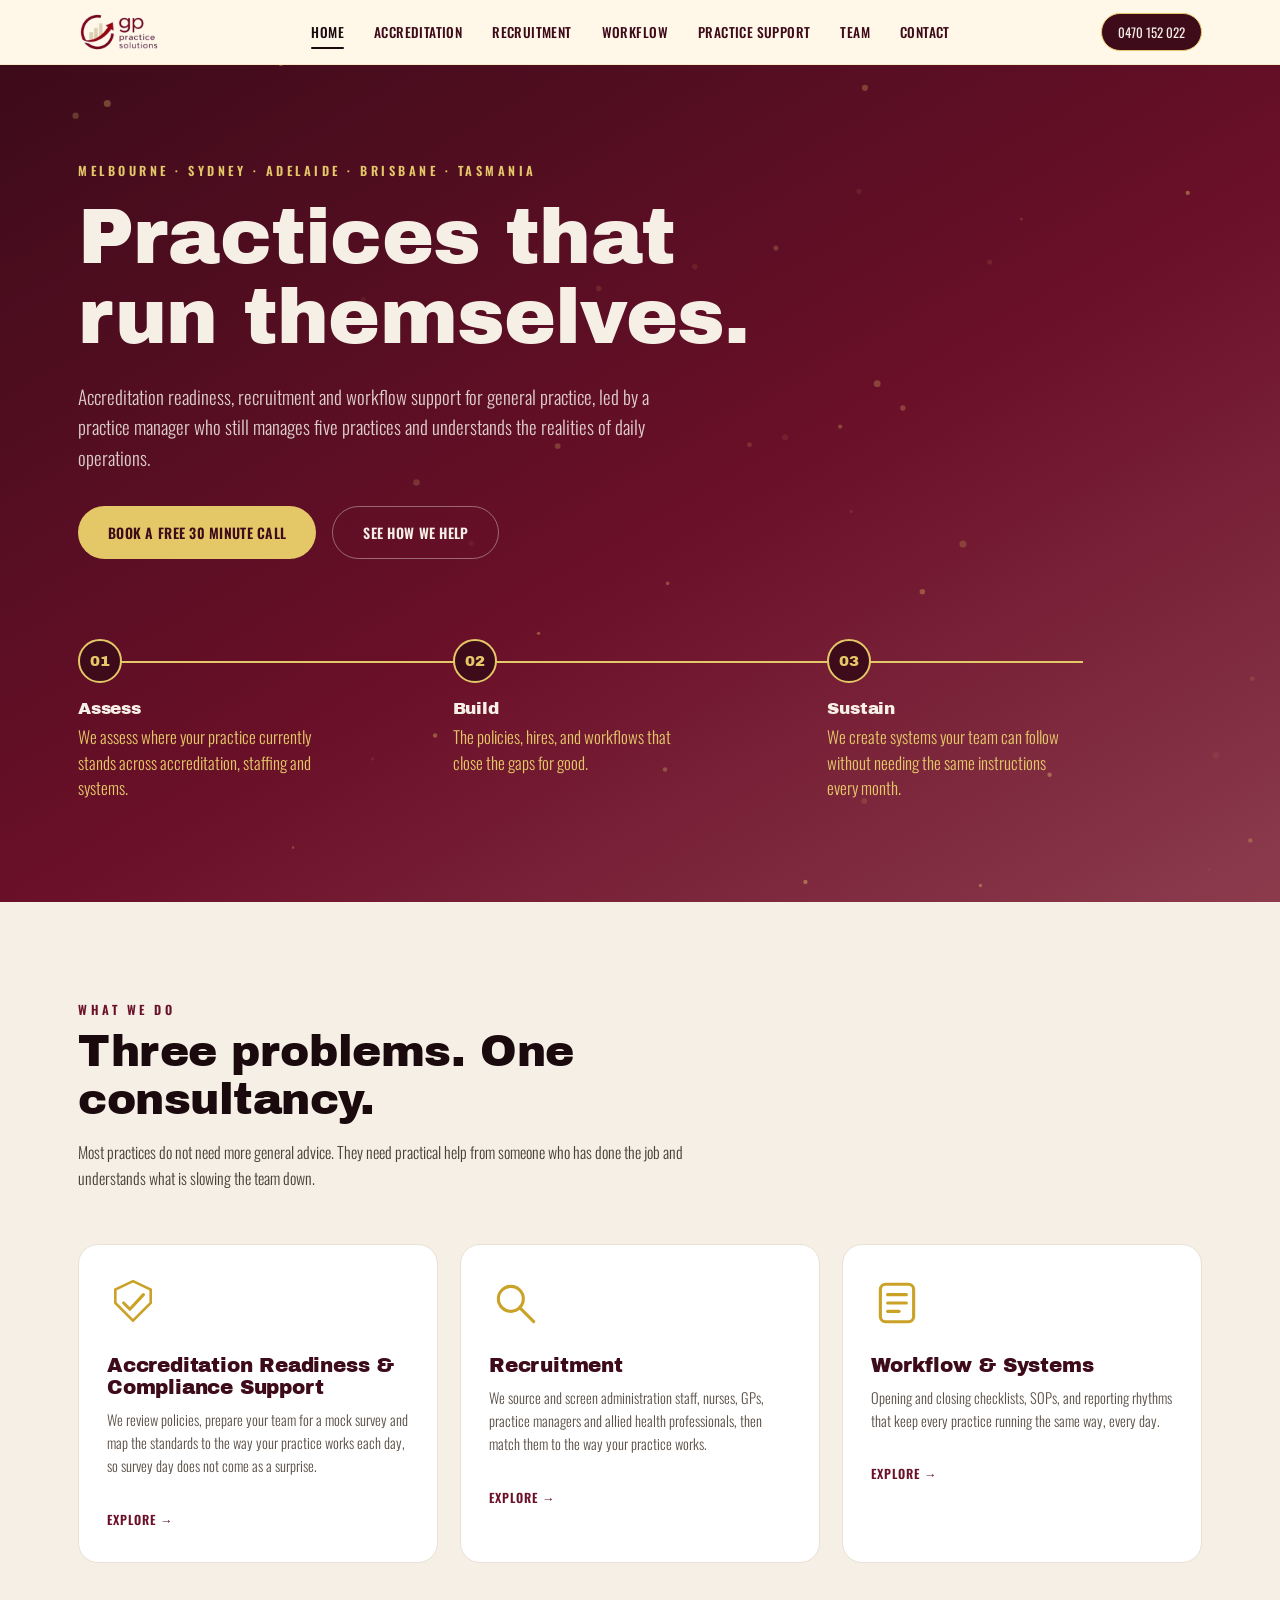
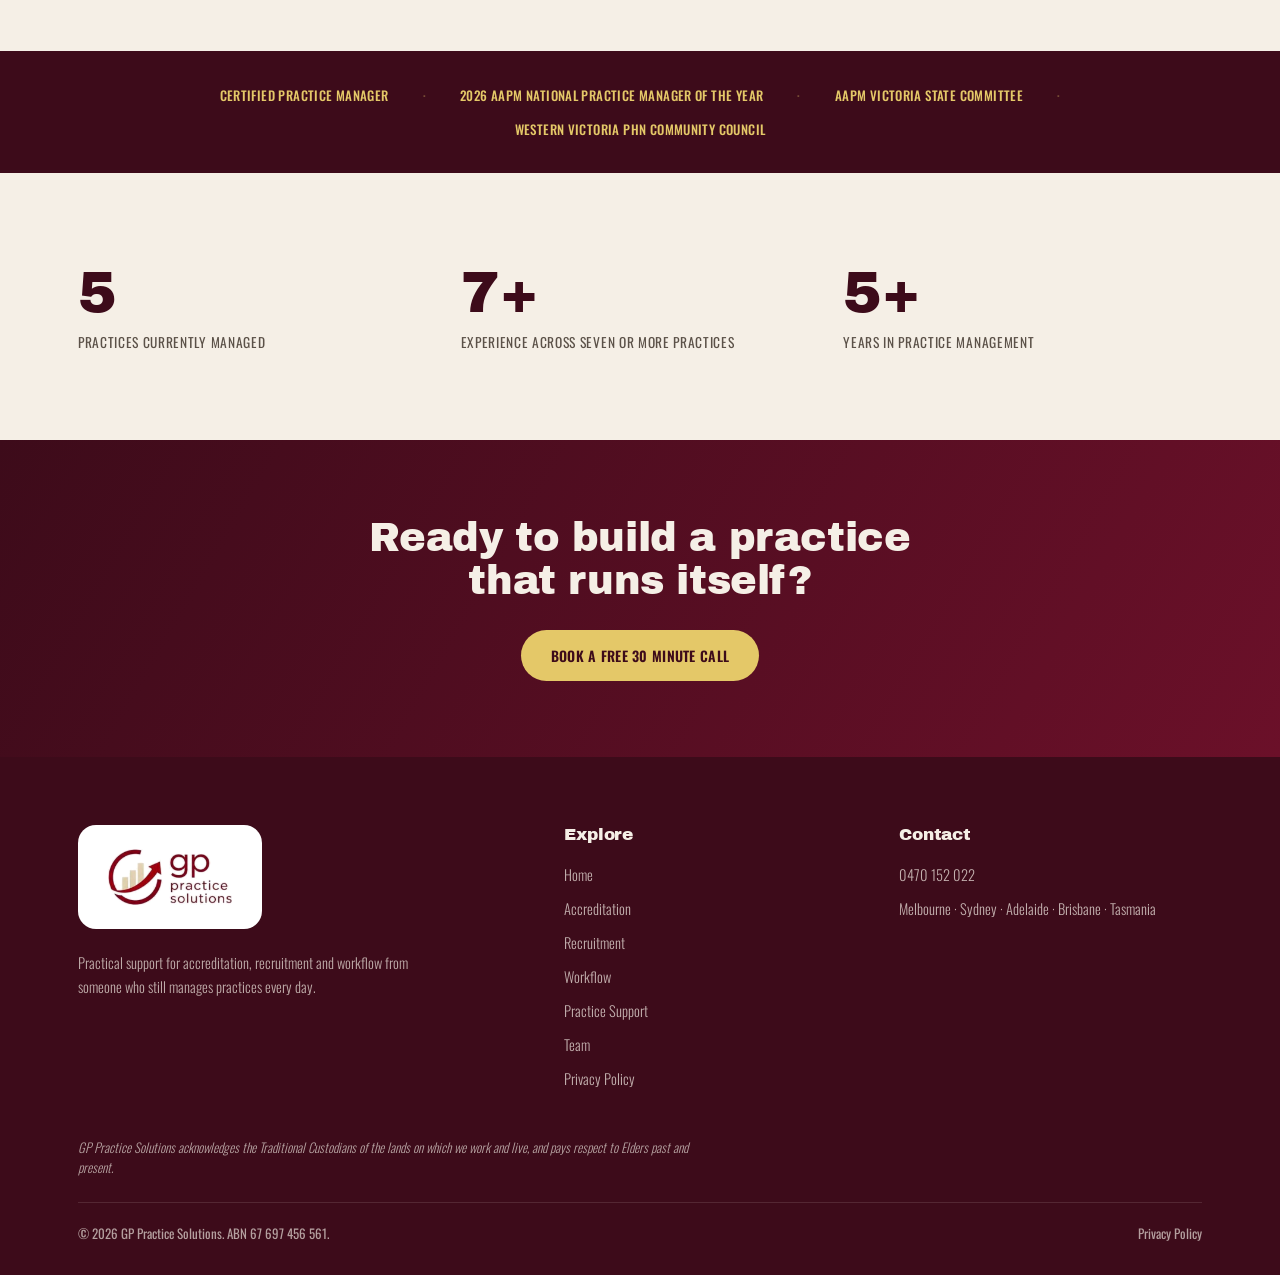
<file: index.html>
<!DOCTYPE html>
<html lang="en-AU">
<head>
<meta charset="UTF-8">
<meta name="viewport" content="width=device-width, initial-scale=1">
<title>GP Practice Solutions | Accreditation, Recruitment &amp; Workflow for General Practice</title>
<meta name="description" content="GP Practice Solutions helps general practices prepare for accreditation, recruit the right people and build reliable workflows. Services are available across Melbourne, Sydney, Adelaide, Brisbane and Tasmania.">
<link rel="canonical" href="https://gppracticesolutions.com.au/index.html">
<meta name="robots" content="index, follow">

<meta property="og:type" content="website">
<meta property="og:title" content="GP Practice Solutions | Accreditation, Recruitment &amp; Workflow for General Practice">
<meta property="og:description" content="Accreditation readiness, recruitment and workflow support led by a practice manager who still manages three general practices.">
<meta property="og:url" content="https://gppracticesolutions.com.au/index.html">
<meta property="og:image" content="https://gppracticesolutions.com.au/images/logo.png">
<meta property="og:locale" content="en_AU">
<meta name="twitter:card" content="summary">

<link rel="icon" href="logo.png" type="image/png">
<link rel="preconnect" href="https://fonts.googleapis.com">
<link rel="preconnect" href="https://fonts.gstatic.com" crossorigin>
<link href="https://fonts.googleapis.com/css2?family=Archivo+Black&family=Oswald:wght@300;400;500;600;700&display=swap" rel="stylesheet">
<link rel="stylesheet" href="style.css">

<script type="application/ld+json">
{
  "@context": "https://schema.org",
  "@type": "ProfessionalService",
  "name": "GP Practice Solutions",
  "url": "https://gppracticesolutions.com.au/",
  "logo": "https://gppracticesolutions.com.au/images/logo.png",
  "telephone": "+61470152022",
  "email": "admin@gppracticesolutions.com.au",
  "areaServed": ["Melbourne", "Sydney", "Adelaide", "Brisbane", "Tasmania"],
  "description": "Accreditation readiness, recruitment, and workflow support for general practice.",
  "founder": {
    "@type": "Person",
    "name": "Keshav Dhawan",
    "jobTitle": "Certified Practice Manager"
  }
}
</script>
</head>
<body data-page="index">

<div id="pageLoader" aria-hidden="true">
  <img src="logo.png" alt="" width="96" height="47">
  <div class="loader-bar"></div>
</div>

<div id="siteHeader"></div>

<main>

  <div class="hero">
    <canvas id="particles"></canvas>
    <div class="hero-inner">
      <div class="eyebrow">Melbourne · Sydney · Adelaide · Brisbane · Tasmania</div>
      <h1>
        <span class="line"><span>Practices that</span></span>
        <span class="line"><span>run themselves.</span></span>
      </h1>
      <p class="sub">Accreditation readiness, recruitment and workflow support for general practice, led by a practice manager who still manages five practices and understands the realities of daily operations.</p>
      <div class="hero-ctas">
        <a class="btn btn-primary" href="contact.html">Book a free 30 minute call</a>
        <a class="btn btn-ghost" href="accreditation.html">See how we help</a>
      </div>

      <div class="journey" id="journeyWrap">
        <div class="journey-track">
          <div class="journey-line"><div class="journey-line-fill" id="journeyFill"></div></div>
          <div class="journey-node">
            <div class="journey-dot">01</div>
            <h3>Assess</h3>
            <p>We assess where your practice currently stands across accreditation, staffing and systems.</p>
          </div>
          <div class="journey-node">
            <div class="journey-dot">02</div>
            <h3>Build</h3>
            <p>The policies, hires, and workflows that close the gaps for good.</p>
          </div>
          <div class="journey-node">
            <div class="journey-dot">03</div>
            <h3>Sustain</h3>
            <p>We create systems your team can follow without needing the same instructions every month.</p>
          </div>
        </div>
      </div>
    </div>
  </div>

  <section>
    <div class="wrap">
      <div class="section-head reveal">
        <div class="eyebrow">What we do</div>
        <h2>Three problems. One consultancy.</h2>
        <p>Most practices do not need more general advice. They need practical help from someone who has done the job and understands what is slowing the team down.</p>
      </div>
      <div class="pillars">
        <div class="pillar-card reveal">
          <svg class="pillar-icon" viewBox="0 0 100 100" fill="none" aria-hidden="true"><path d="M50 8 L84 24 L84 50 L50 84 L16 50 L16 24 Z" stroke="#C9A227" stroke-width="5"/><path d="M32 50 L44 62 L70 34" stroke="#C9A227" stroke-width="6" stroke-linecap="round" stroke-linejoin="round"/></svg>
          <h3>Accreditation Readiness &amp; Compliance Support</h3>
          <p>We review policies, prepare your team for a mock survey and map the standards to the way your practice works each day, so survey day does not come as a surprise.</p>
          <a class="go" href="accreditation.html">Explore →</a>
        </div>
        <div class="pillar-card reveal">
          <svg class="pillar-icon" viewBox="0 0 100 100" fill="none" aria-hidden="true"><circle cx="42" cy="42" r="24" stroke="#C9A227" stroke-width="6"/><line x1="60" y1="60" x2="86" y2="86" stroke="#C9A227" stroke-width="6" stroke-linecap="round"/></svg>
          <h3>Recruitment</h3>
          <p>We source and screen administration staff, nurses, GPs, practice managers and allied health professionals, then match them to the way your practice works.</p>
          <a class="go" href="recruitment.html">Explore →</a>
        </div>
        <div class="pillar-card reveal">
          <svg class="pillar-icon" viewBox="0 0 100 100" fill="none" aria-hidden="true"><rect x="18" y="14" width="64" height="72" rx="10" stroke="#C9A227" stroke-width="6"/><line x1="32" y1="34" x2="68" y2="34" stroke="#C9A227" stroke-width="6" stroke-linecap="round"/><line x1="32" y1="50" x2="68" y2="50" stroke="#C9A227" stroke-width="6" stroke-linecap="round"/><line x1="32" y1="66" x2="54" y2="66" stroke="#C9A227" stroke-width="6" stroke-linecap="round"/></svg>
          <h3>Workflow &amp; Systems</h3>
          <p>Opening and closing checklists, SOPs, and reporting rhythms that keep every practice running the same way, every day.</p>
          <a class="go" href="workflow.html">Explore →</a>
        </div>
      </div>
    </div>
  </section>

  <div class="ribbon">
    <div class="wrap ribbon-inner">
      <span>Certified Practice Manager</span><span class="ribbon-dot">·</span>
      <span>2026 AAPM National Practice Manager of the Year</span><span class="ribbon-dot">·</span>
      <span>AAPM Victoria State Committee</span><span class="ribbon-dot">·</span>
      <span>Western Victoria PHN Community Council</span>
    </div>
  </div>

  <section>
    <div class="wrap">
      <div class="stats">
        <div class="reveal">
          <div class="stat-num">5</div>
          <div class="stat-label">Practices currently managed</div>
        </div>
        <div class="reveal">
          <div class="stat-num">7+</div>
          <div class="stat-label">Experience across seven or more practices</div>
        </div>
        <div class="reveal">
          <div class="stat-num">5+</div>
          <div class="stat-label">Years in practice management</div>
        </div>
      </div>
    </div>
  </section>

  <div class="cta-band">
    <div class="wrap">
      <h2 class="reveal">Ready to build a practice that runs itself?</h2>
      <a class="btn btn-primary reveal" href="contact.html">Book a free 30 minute call</a>
    </div>
  </div>

</main>

<div id="siteFooter"></div>

<script src="include.js"></script>
<script src="main.js"></script>
</body>
</html>
</file>
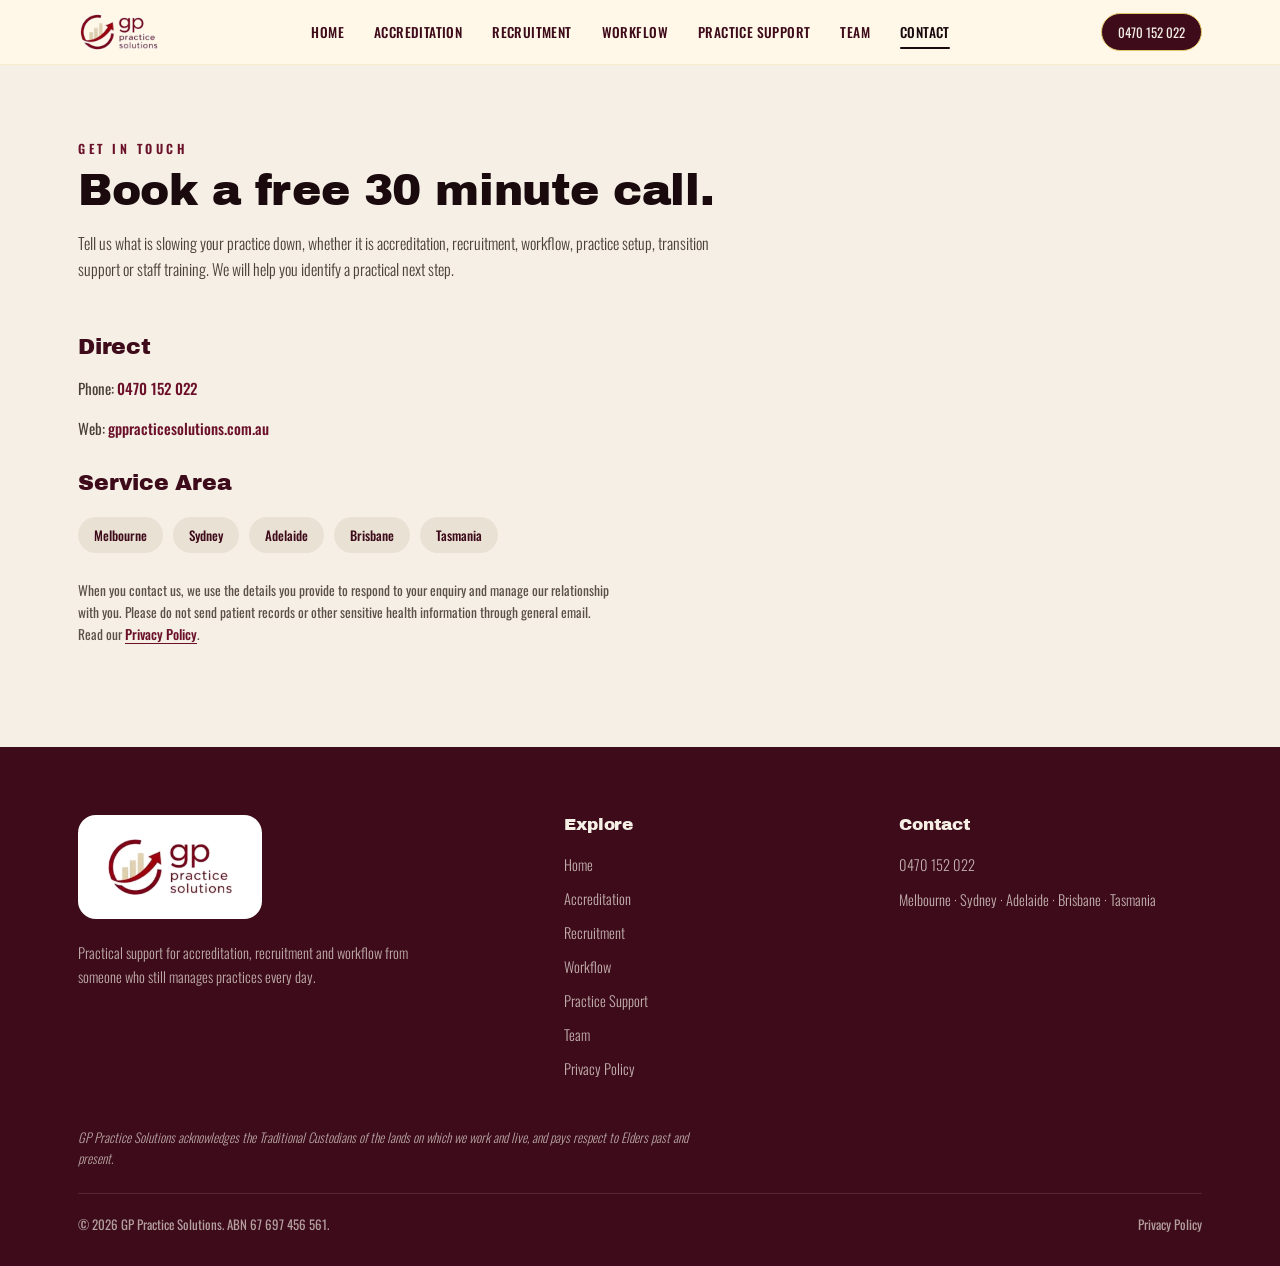
<file: contact.html>
<!DOCTYPE html>
<html lang="en-AU">
<head>
<meta charset="UTF-8">
<meta name="viewport" content="width=device-width, initial-scale=1">
<title>Contact Us | GP Practice Solutions</title>
<meta name="description" content="Book a free 30 minute call with GP Practice Solutions for accreditation, recruitment, workflow, practice setup and staff training support across Melbourne, Sydney, Adelaide, Brisbane and Tasmania.">
<link rel="canonical" href="https://gppracticesolutions.com.au/contact.html">
<meta name="robots" content="index, follow">

<meta property="og:type" content="website">
<meta property="og:title" content="Contact Us | GP Practice Solutions">
<meta property="og:description" content="Book a free 30 minute call to discuss accreditation, recruitment, workflow, practice setup, transition support or staff training.">
<meta property="og:url" content="https://gppracticesolutions.com.au/contact.html">
<meta property="og:image" content="https://gppracticesolutions.com.au/images/logo.png">
<meta property="og:locale" content="en_AU">
<meta name="twitter:card" content="summary">

<link rel="icon" href="logo.png" type="image/png">
<link rel="preconnect" href="https://fonts.googleapis.com">
<link rel="preconnect" href="https://fonts.gstatic.com" crossorigin>
<link href="https://fonts.googleapis.com/css2?family=Archivo+Black&family=Oswald:wght@300;400;500;600;700&display=swap" rel="stylesheet">
<link rel="stylesheet" href="style.css">

<script type="application/ld+json">
{
  "@context": "https://schema.org",
  "@type": "ProfessionalService",
  "name": "GP Practice Solutions",
  "telephone": "+61470152022",
  "email": "admin@gppracticesolutions.com.au",
  "url": "https://gppracticesolutions.com.au/contact.html",
  "areaServed": ["Melbourne", "Sydney", "Adelaide", "Brisbane", "Tasmania"]
}
</script>
</head>
<body data-page="contact">

<div id="pageLoader" aria-hidden="true">
  <img src="logo.png" alt="" width="96" height="47">
  <div class="loader-bar"></div>
</div>

<div id="siteHeader"></div>

<main>
  <section style="padding-top:64px;">
    <div class="wrap">
      <div class="section-head reveal">
        <div class="eyebrow">Get in touch</div>
        <h1 style="font-size:clamp(28px, 4vw, 44px);">Book a free 30 minute call.</h1>
        <p>Tell us what is slowing your practice down, whether it is accreditation, recruitment, workflow, practice setup, transition support or staff training. We will help you identify a practical next step.</p>
      </div>
      <div class="contact-grid">
        <div class="contact-info reveal">
          <h2>Direct</h2>
          <p class="contact-line">Phone: <a href="tel:+61470152022">0470 152 022</a></p>
          <!-- <p class="contact-line">Email: <a href="mailto:admin@gppracticesolutions.com.au">admin@gppracticesolutions.com.au</a></p> -->
          <p class="contact-line">Web: <a href="https://gppracticesolutions.com.au">gppracticesolutions.com.au</a></p>
          <h2 style="margin-top:32px;">Service Area</h2>
          <div class="area-chips">
            <span>Melbourne</span><span>Sydney</span><span>Adelaide</span><span>Brisbane</span><span>Tasmania</span>
          </div>
          <p class="privacy-note">When you contact us, we use the details you provide to respond to your enquiry and manage our relationship with you. Please do not send patient records or other sensitive health information through general email. Read our <a href="privacy.html">Privacy Policy</a>.</p>
        </div>
        <!-- <form class="contact-form reveal" onsubmit="return handleSubmit(event)">
          <label for="cname">Name</label>
          <input id="cname" name="name" type="text" required placeholder="Your name">
          <label for="cemail">Email</label>
          <input id="cemail" name="email" type="email" required placeholder="you@practice.com.au">
          <label for="cmsg">What's going on?</label>
          <textarea id="cmsg" name="message" rows="4" placeholder="Tell us a bit about your practice"></textarea>
          <button type="submit" class="btn btn-primary" style="margin-top:6px; align-self:flex-start;">Send enquiry</button>
          <p id="formNote" style="font-size:13px; color:#5b5148; display:none;">Thank you. We will be in touch shortly. Connect this form to your email service before the website goes live.</p>
        </form> -->
      </div>
    </div>
  </section>
</main>

<div id="siteFooter"></div>

<script src="include.js"></script>
<script src="main.js"></script>
</body>
</html>
</file>
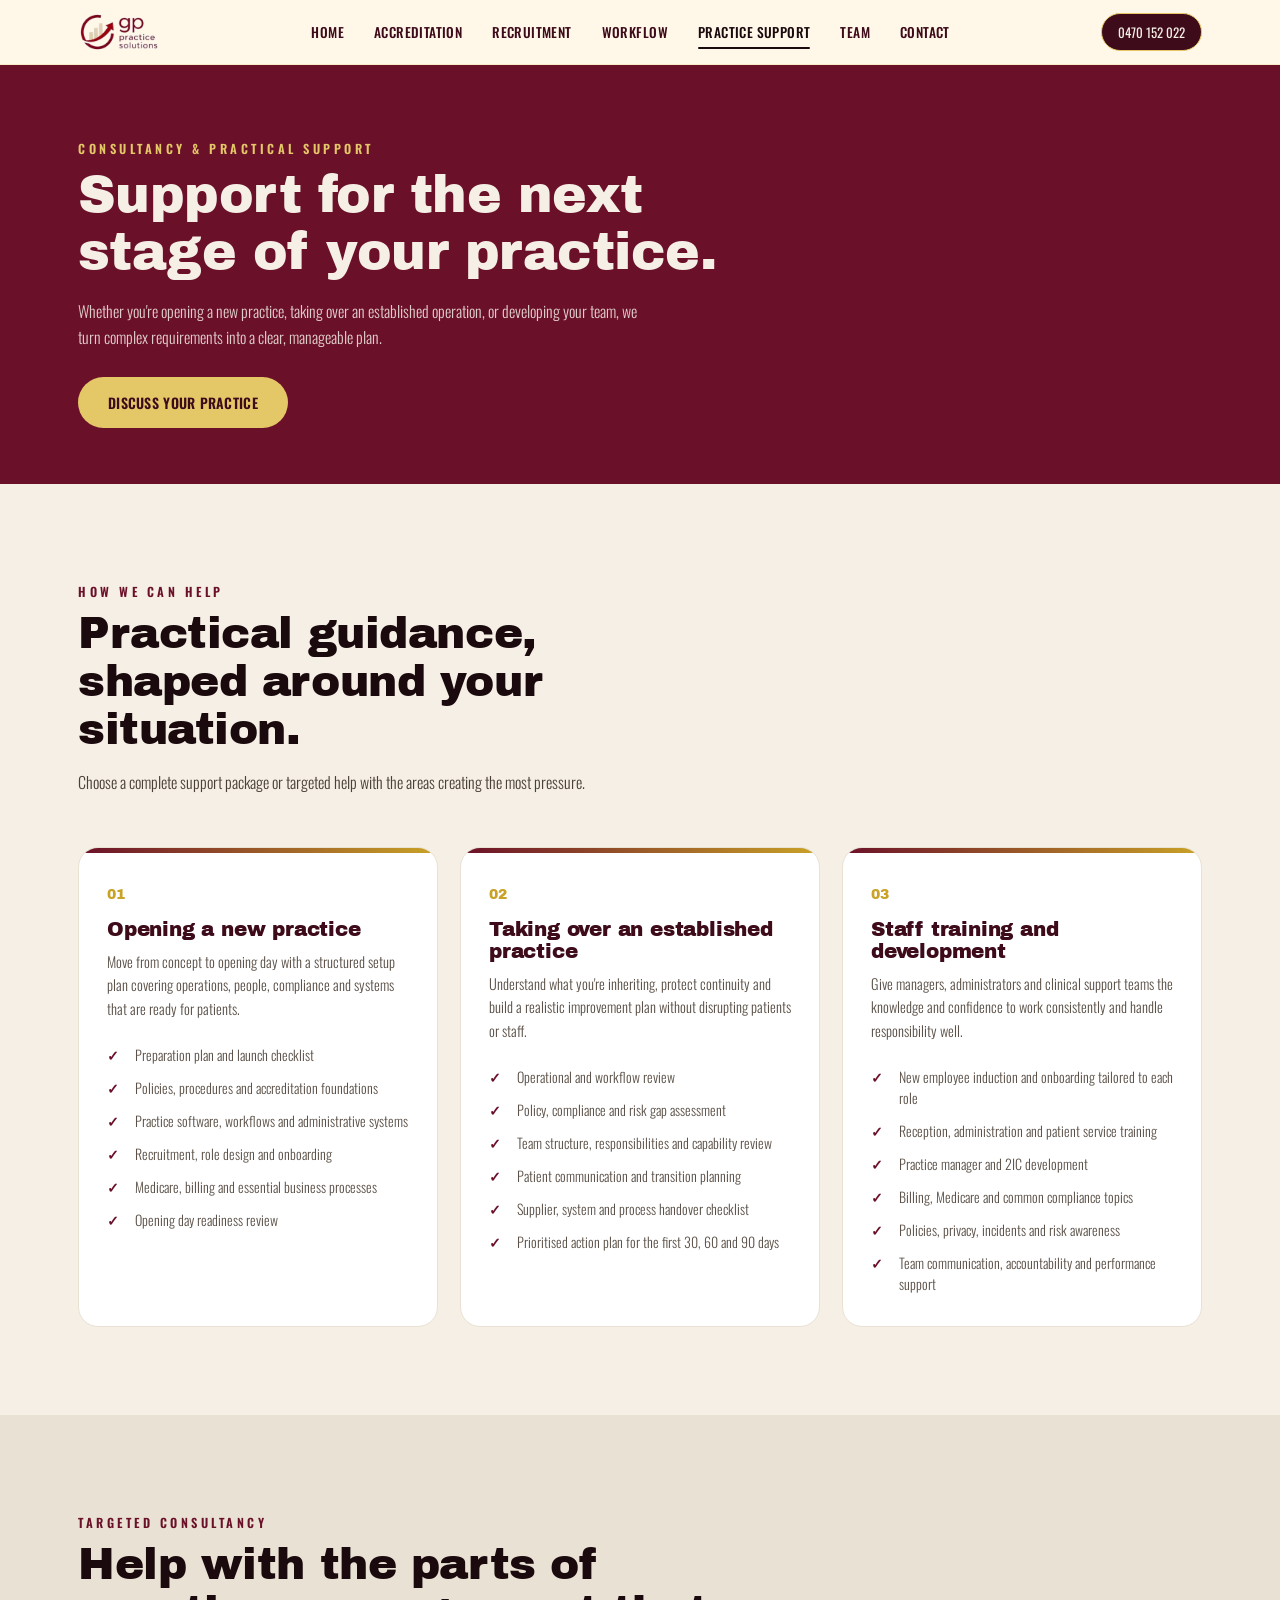
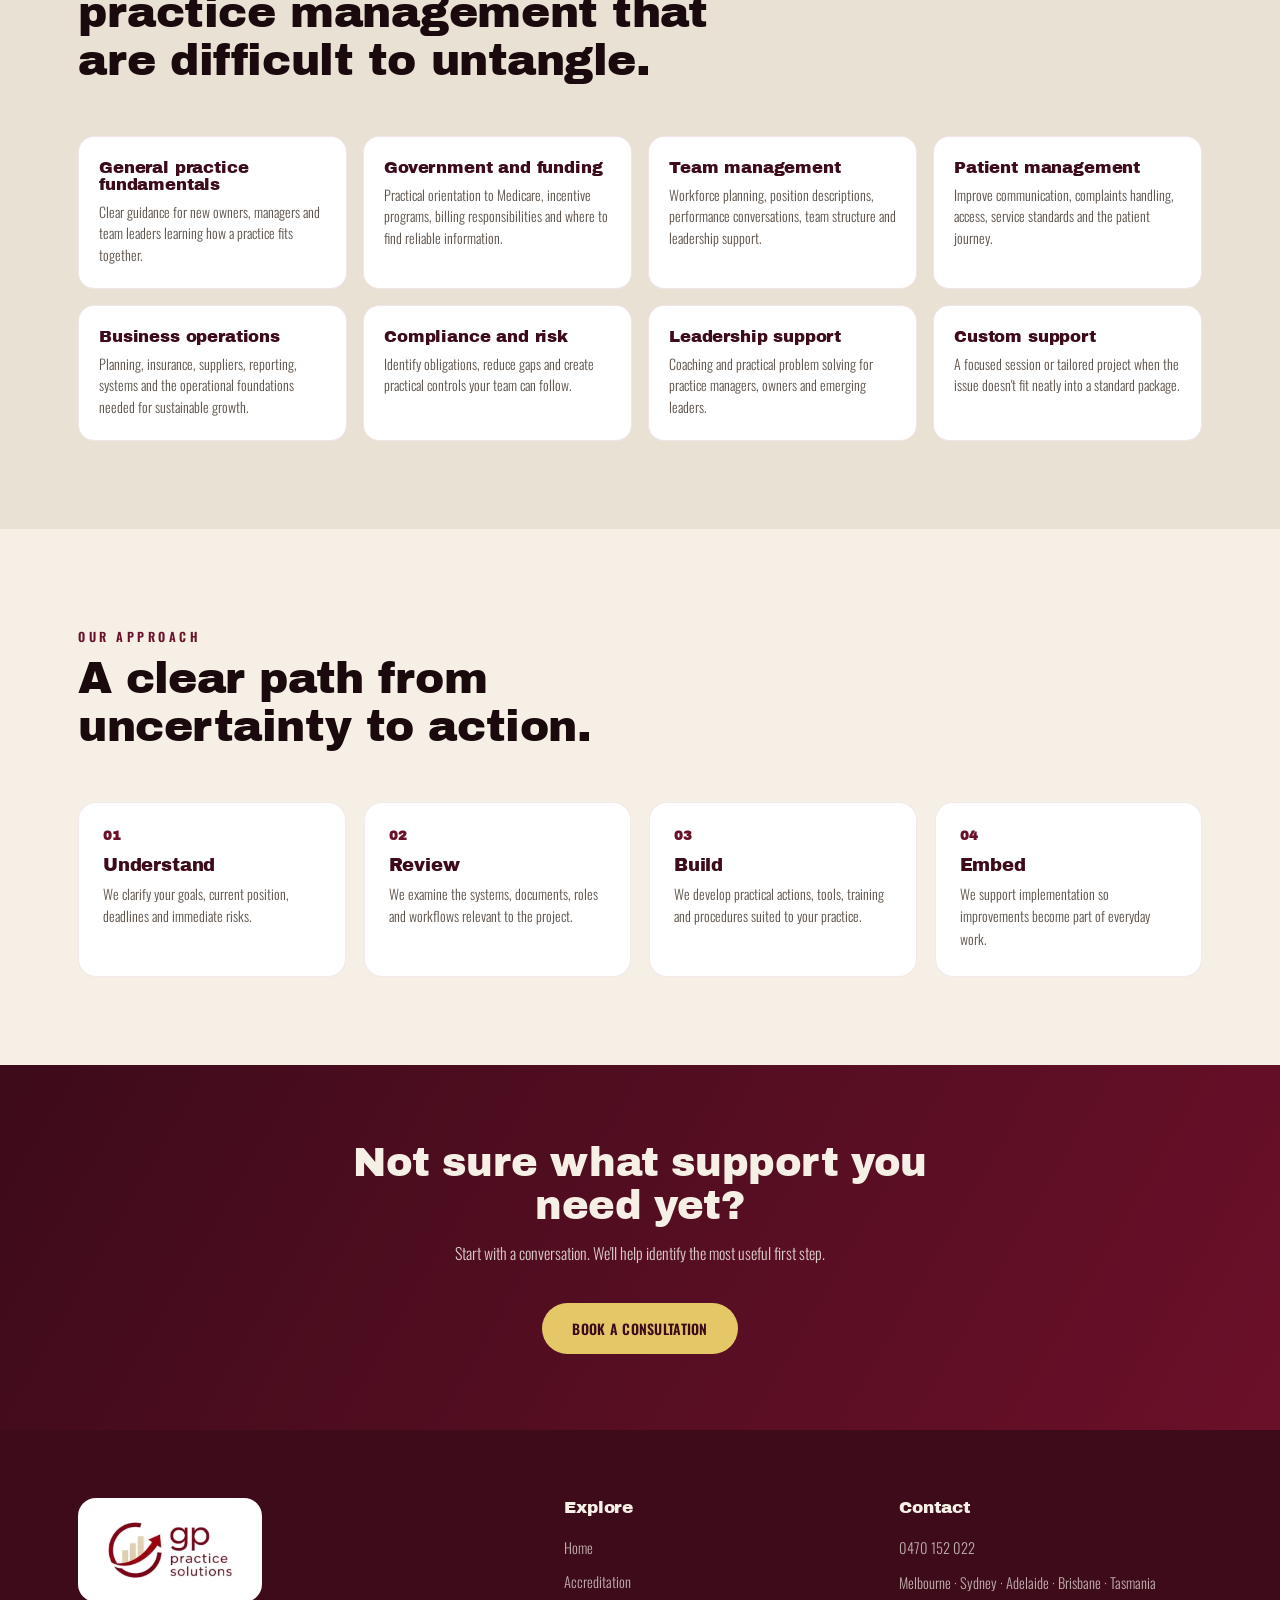
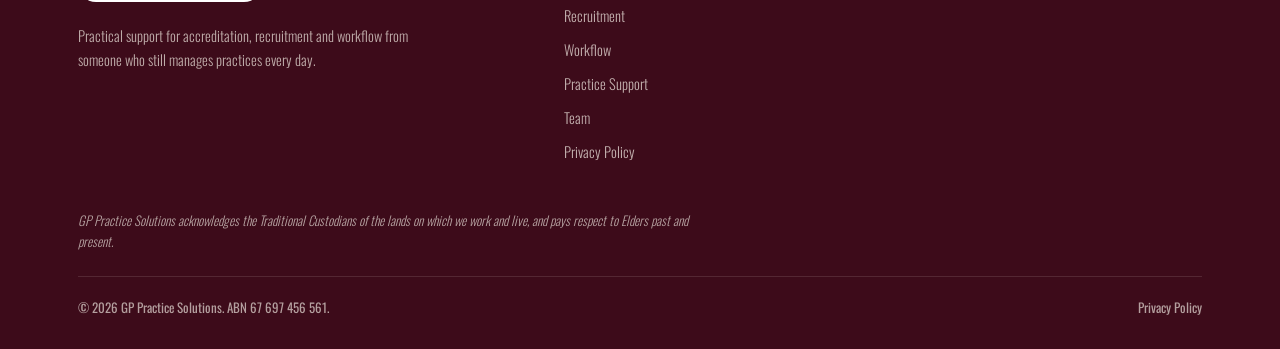
<file: practice-support.html>
<!DOCTYPE html>
<html lang="en-AU">
<head>
<meta charset="UTF-8">
<meta name="viewport" content="width=device-width, initial-scale=1">
<title>Practice Setup, Transition &amp; Staff Training | GP Practice Solutions</title>
<meta name="description" content="Practical support for opening a new general practice, taking over an established practice, training staff and improving practice management systems.">
<link rel="canonical" href="https://gppracticesolutions.com.au/practice-support.html">
<meta name="robots" content="index, follow">

<meta property="og:type" content="website">
<meta property="og:title" content="Practice Setup, Transition &amp; Staff Training | GP Practice Solutions">
<meta property="og:description" content="Practical guidance for new practice setup, ownership transitions, staff training and practice management support.">
<meta property="og:url" content="https://gppracticesolutions.com.au/practice-support.html">
<meta property="og:image" content="https://gppracticesolutions.com.au/images/logo.png">
<meta property="og:locale" content="en_AU">
<meta name="twitter:card" content="summary">

<link rel="icon" href="logo.png" type="image/png">
<link rel="preconnect" href="https://fonts.googleapis.com">
<link rel="preconnect" href="https://fonts.gstatic.com" crossorigin>
<link href="https://fonts.googleapis.com/css2?family=Archivo+Black&family=Oswald:wght@300;400;500;600;700&display=swap" rel="stylesheet">
<link rel="stylesheet" href="style.css">

<script type="application/ld+json">
{
  "@context": "https://schema.org",
  "@type": "Service",
  "name": "Practice Setup, Transition and Staff Training",
  "provider": { "@type": "ProfessionalService", "name": "GP Practice Solutions" },
  "areaServed": ["Melbourne", "Sydney", "Adelaide", "Brisbane", "Tasmania"],
  "serviceType": ["New practice setup", "Established practice transition", "Staff training", "Practice management support"]
}
</script>
</head>
<body data-page="practice-support">

<div id="pageLoader" aria-hidden="true">
  <img src="logo.png" alt="" width="96" height="47">
  <div class="loader-bar"></div>
</div>

<div id="siteHeader"></div>

<main>
  <div class="detail-hero">
    <div class="wrap">
      <div class="eyebrow">Consultancy &amp; practical support</div>
      <h1>Support for the next stage of your practice.</h1>
      <p>Whether you're opening a new practice, taking over an established operation, or developing your team, we turn complex requirements into a clear, manageable plan.</p>
      <div class="hero-actions"><a class="btn btn-primary" href="contact.html">Discuss your practice</a></div>
    </div>
  </div>

  <section>
    <div class="wrap">
      <div class="section-head reveal">
        <div class="eyebrow">How we can help</div>
        <h2>Practical guidance, shaped around your situation.</h2>
        <p>Choose a complete support package or targeted help with the areas creating the most pressure.</p>
      </div>
      <div class="grid-3">
        <article class="card service-path reveal">
          <span class="card-number">01</span>
          <h3>Opening a new practice</h3>
          <p>Move from concept to opening day with a structured setup plan covering operations, people, compliance and systems that are ready for patients.</p>
          <ul class="check-list">
            <li>Preparation plan and launch checklist</li>
            <li>Policies, procedures and accreditation foundations</li>
            <li>Practice software, workflows and administrative systems</li>
            <li>Recruitment, role design and onboarding</li>
            <li>Medicare, billing and essential business processes</li>
            <li>Opening day readiness review</li>
          </ul>
        </article>

        <article class="card service-path reveal">
          <span class="card-number">02</span>
          <h3>Taking over an established practice</h3>
          <p>Understand what you're inheriting, protect continuity and build a realistic improvement plan without disrupting patients or staff.</p>
          <ul class="check-list">
            <li>Operational and workflow review</li>
            <li>Policy, compliance and risk gap assessment</li>
            <li>Team structure, responsibilities and capability review</li>
            <li>Patient communication and transition planning</li>
            <li>Supplier, system and process handover checklist</li>
            <li>Prioritised action plan for the first 30, 60 and 90 days</li>
          </ul>
        </article>

        <article class="card service-path reveal">
          <span class="card-number">03</span>
          <h3>Staff training and development</h3>
          <p>Give managers, administrators and clinical support teams the knowledge and confidence to work consistently and handle responsibility well.</p>
          <ul class="check-list">
            <li>New employee induction and onboarding tailored to each role</li>
            <li>Reception, administration and patient service training</li>
            <li>Practice manager and 2IC development</li>
            <li>Billing, Medicare and common compliance topics</li>
            <li>Policies, privacy, incidents and risk awareness</li>
            <li>Team communication, accountability and performance support</li>
          </ul>
        </article>
      </div>
    </div>
  </section>

  <section class="alt">
    <div class="wrap">
      <div class="section-head reveal">
        <div class="eyebrow">Targeted consultancy</div>
        <h2>Help with the parts of practice management that are difficult to untangle.</h2>
      </div>
      <div class="support-strip">
        <article class="support-item reveal"><h3>General practice fundamentals</h3><p>Clear guidance for new owners, managers and team leaders learning how a practice fits together.</p></article>
        <article class="support-item reveal"><h3>Government and funding</h3><p>Practical orientation to Medicare, incentive programs, billing responsibilities and where to find reliable information.</p></article>
        <article class="support-item reveal"><h3>Team management</h3><p>Workforce planning, position descriptions, performance conversations, team structure and leadership support.</p></article>
        <article class="support-item reveal"><h3>Patient management</h3><p>Improve communication, complaints handling, access, service standards and the patient journey.</p></article>
        <article class="support-item reveal"><h3>Business operations</h3><p>Planning, insurance, suppliers, reporting, systems and the operational foundations needed for sustainable growth.</p></article>
        <article class="support-item reveal"><h3>Compliance and risk</h3><p>Identify obligations, reduce gaps and create practical controls your team can follow.</p></article>
        <article class="support-item reveal"><h3>Leadership support</h3><p>Coaching and practical problem solving for practice managers, owners and emerging leaders.</p></article>
        <article class="support-item reveal"><h3>Custom support</h3><p>A focused session or tailored project when the issue doesn't fit neatly into a standard package.</p></article>
      </div>
    </div>
  </section>

  <section>
    <div class="wrap">
      <div class="section-head reveal">
        <div class="eyebrow">Our approach</div>
        <h2>A clear path from uncertainty to action.</h2>
      </div>
      <div class="process-grid">
        <article class="process-step reveal"><h3>Understand</h3><p>We clarify your goals, current position, deadlines and immediate risks.</p></article>
        <article class="process-step reveal"><h3>Review</h3><p>We examine the systems, documents, roles and workflows relevant to the project.</p></article>
        <article class="process-step reveal"><h3>Build</h3><p>We develop practical actions, tools, training and procedures suited to your practice.</p></article>
        <article class="process-step reveal"><h3>Embed</h3><p>We support implementation so improvements become part of everyday work.</p></article>
      </div>
    </div>
  </section>

  <div class="cta-band">
    <div class="wrap">
      <h2 class="reveal">Not sure what support you need yet?</h2>
      <p class="reveal" style="margin-top:14px; color:rgba(245,239,230,0.85); font-weight:300;">Start with a conversation. We'll help identify the most useful first step.</p>
      <a class="btn btn-primary reveal" href="contact.html" style="margin-top:22px;">Book a consultation</a>
    </div>
  </div>
</main>

<div id="siteFooter"></div>

<script src="include.js"></script>
<script src="main.js"></script>
</body>
</html>
</file>
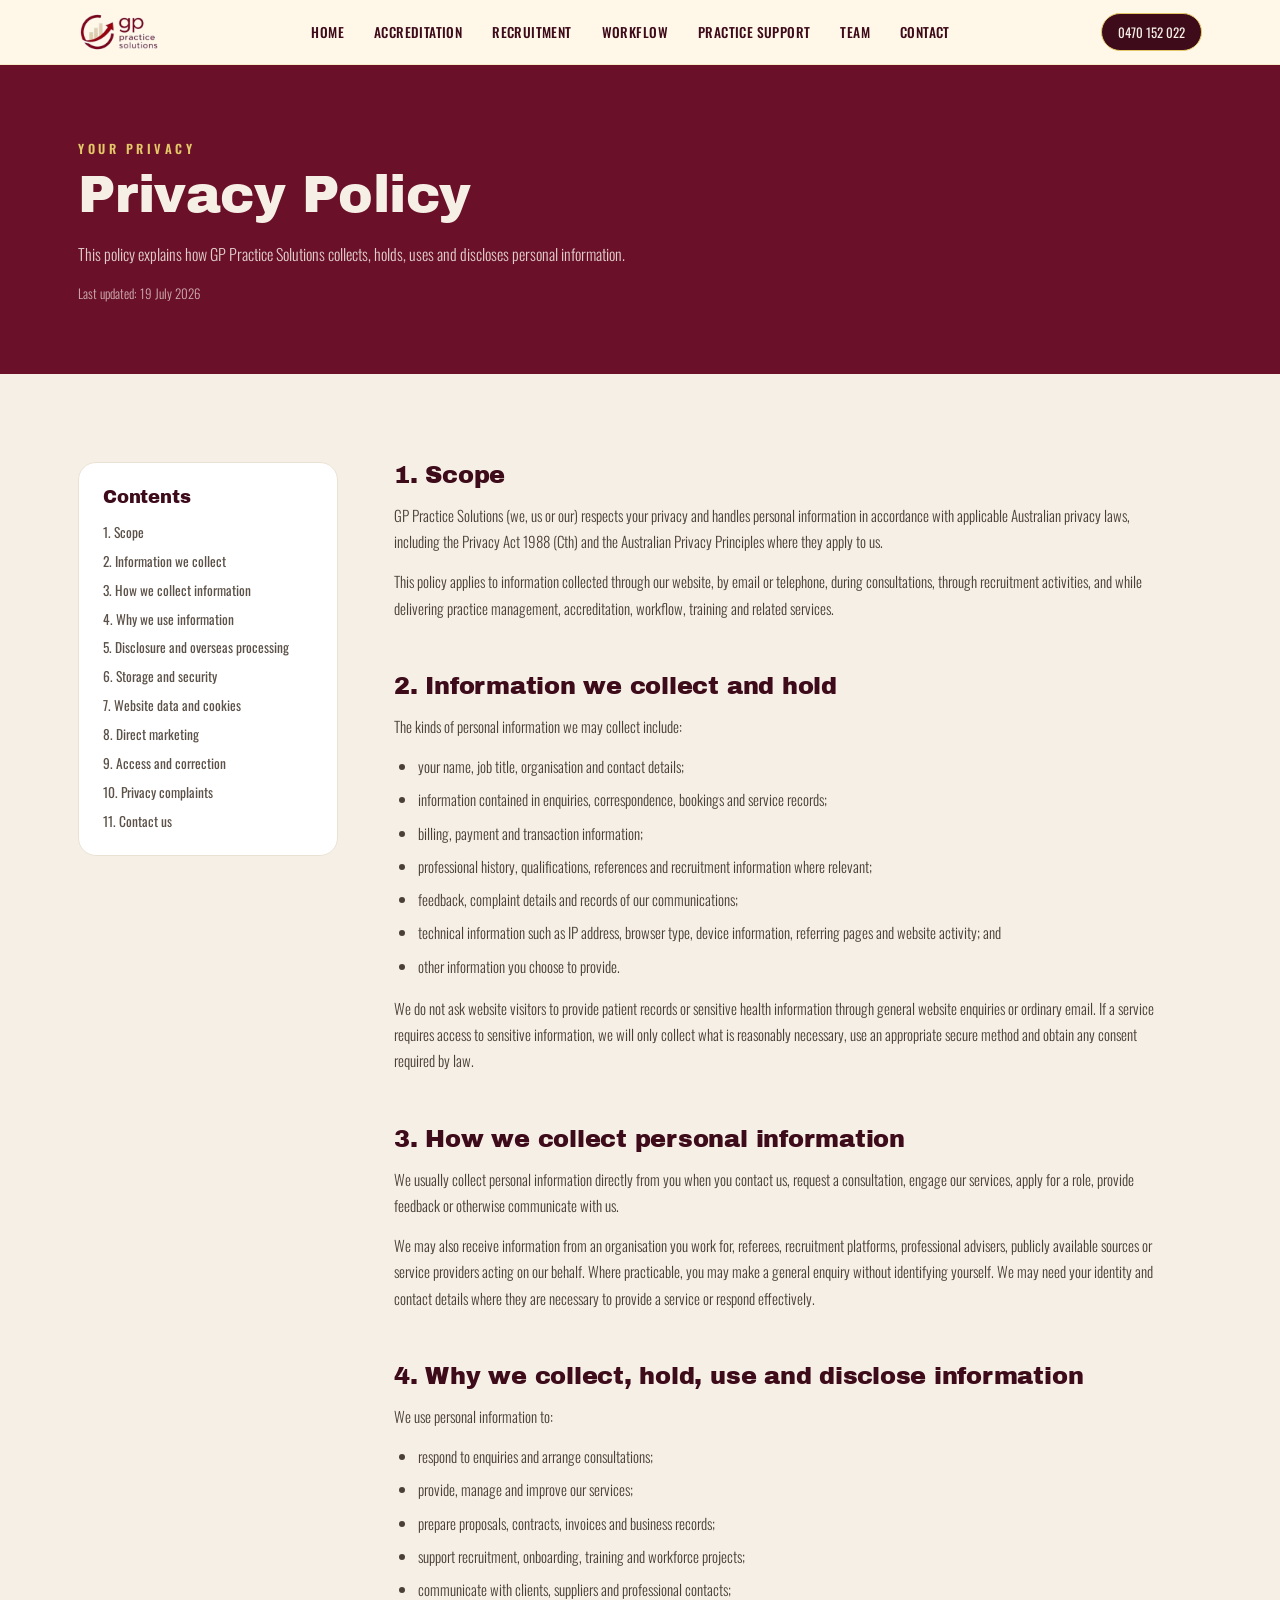
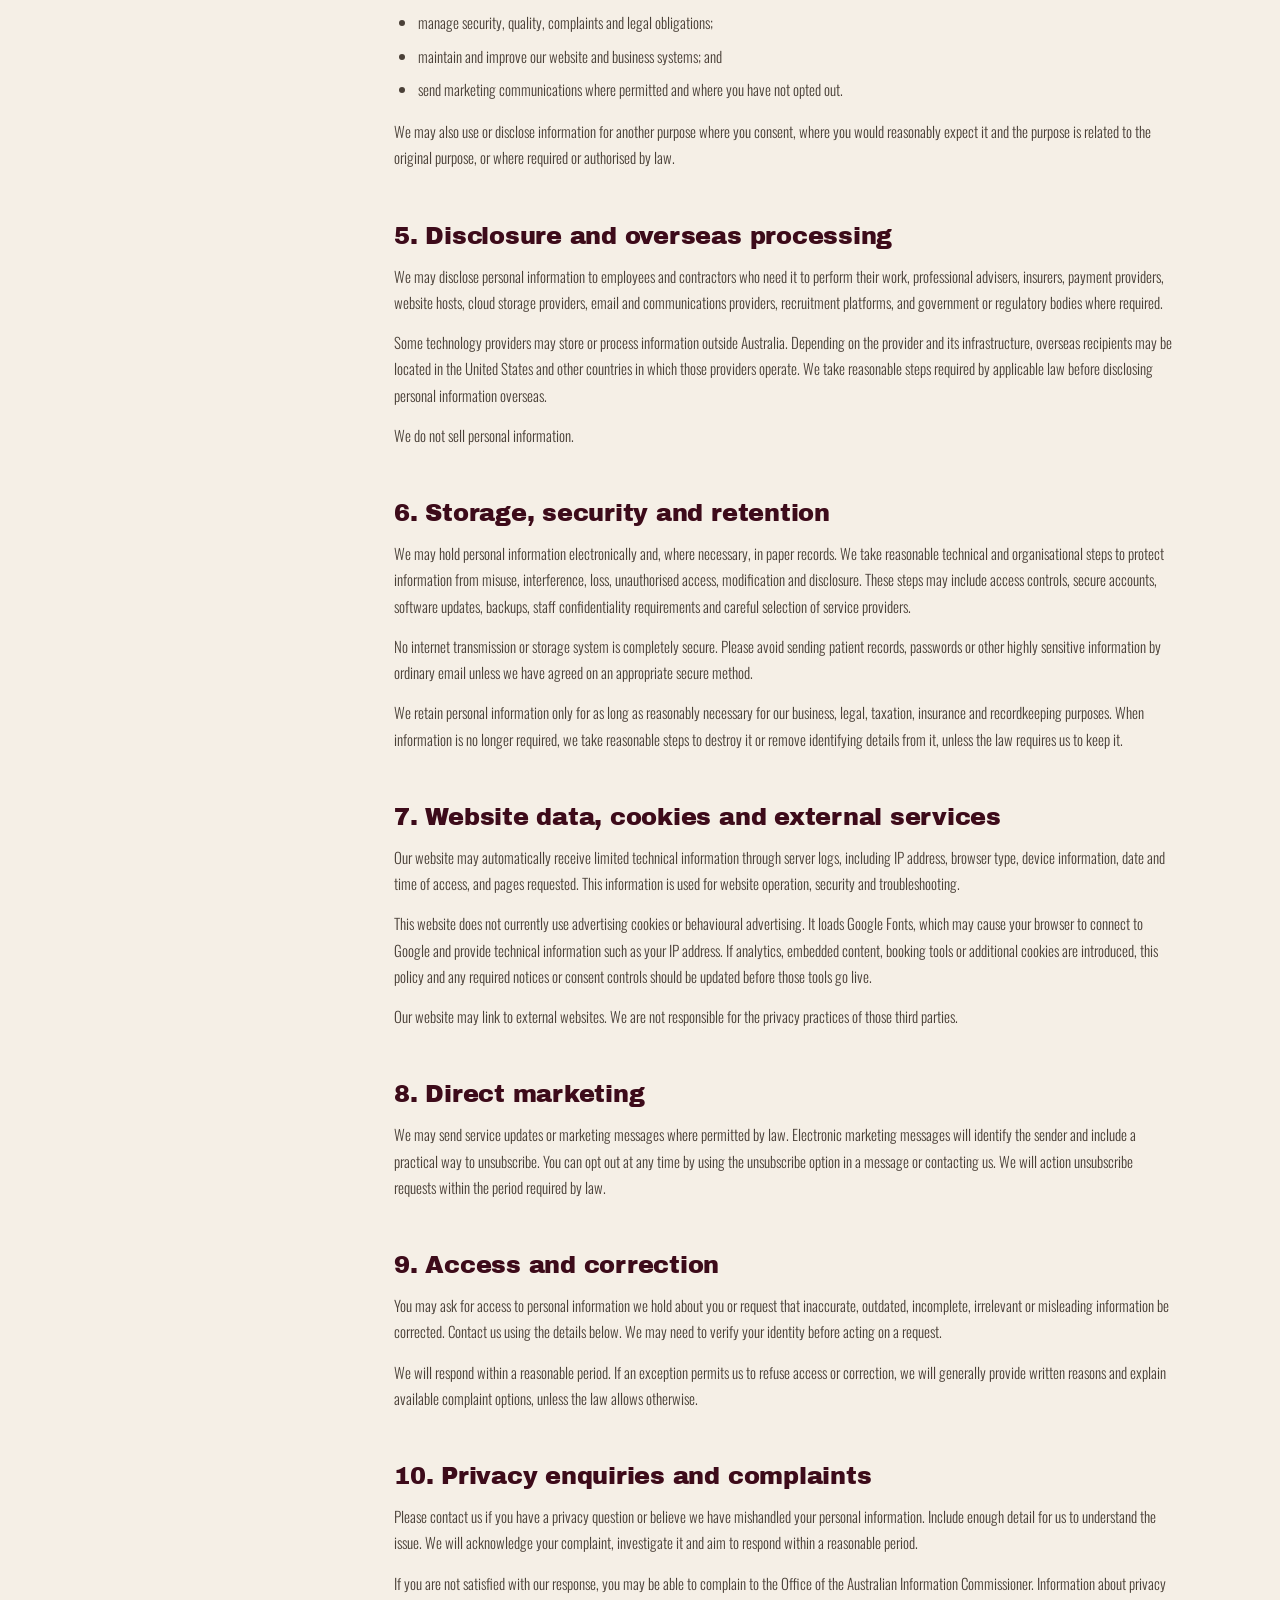
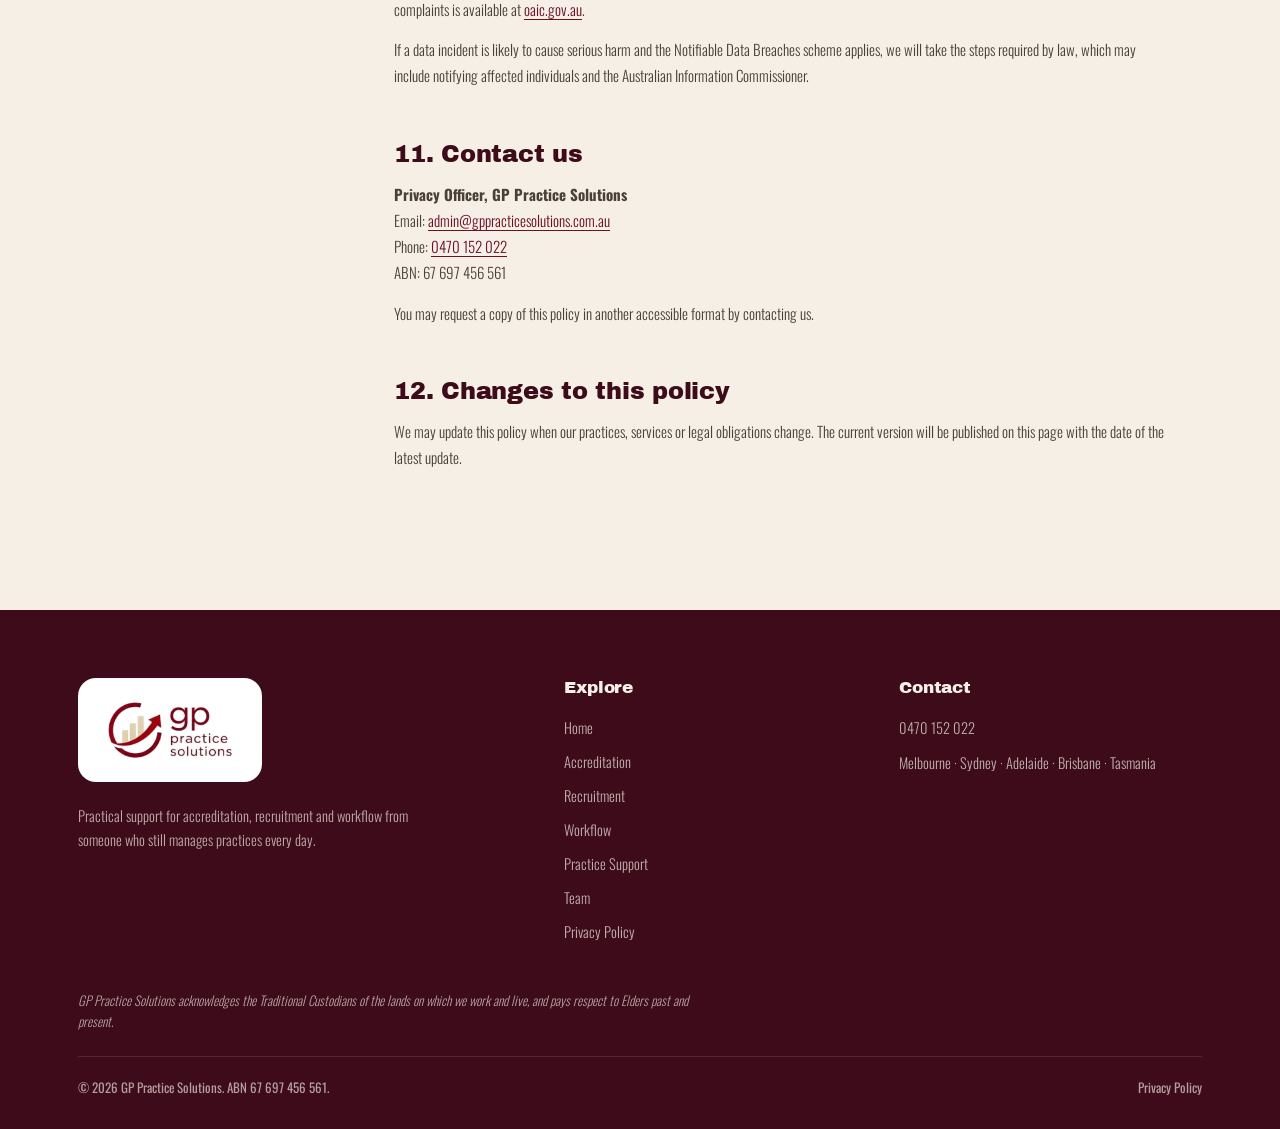
<file: privacy.html>
<!DOCTYPE html>
<html lang="en-AU">
<head>
<meta charset="UTF-8">
<meta name="viewport" content="width=device-width, initial-scale=1">
<title>Privacy Policy | GP Practice Solutions</title>
<meta name="description" content="Learn how GP Practice Solutions collects, uses, stores and protects personal information, and how to request access, correction or make a privacy complaint.">
<link rel="canonical" href="https://gppracticesolutions.com.au/privacy.html">
<meta name="robots" content="index, follow">

<meta property="og:type" content="website">
<meta property="og:title" content="Privacy Policy | GP Practice Solutions">
<meta property="og:description" content="How GP Practice Solutions manages personal information under Australian privacy requirements.">
<meta property="og:url" content="https://gppracticesolutions.com.au/privacy.html">
<meta property="og:image" content="https://gppracticesolutions.com.au/images/logo.png">
<meta property="og:locale" content="en_AU">
<meta name="twitter:card" content="summary">

<link rel="icon" href="logo.png" type="image/png">
<link rel="preconnect" href="https://fonts.googleapis.com">
<link rel="preconnect" href="https://fonts.gstatic.com" crossorigin>
<link href="https://fonts.googleapis.com/css2?family=Archivo+Black&family=Oswald:wght@300;400;500;600;700&display=swap" rel="stylesheet">
<link rel="stylesheet" href="style.css">
</head>
<body data-page="privacy">

<div id="pageLoader" aria-hidden="true">
  <img src="logo.png" alt="" width="96" height="47">
  <div class="loader-bar"></div>
</div>

<div id="siteHeader"></div>

<main>
  <div class="detail-hero">
    <div class="wrap">
      <div class="eyebrow">Your privacy</div>
      <h1>Privacy Policy</h1>
      <p>This policy explains how GP Practice Solutions collects, holds, uses and discloses personal information.</p>
      <p class="policy-updated">Last updated: 19 July 2026</p>
    </div>
  </div>

  <section class="policy-section">
    <div class="wrap policy-layout">
      <nav class="policy-toc" aria-label="Privacy policy contents">
        <h2>Contents</h2>
        <a href="#scope">1. Scope</a>
        <a href="#information">2. Information we collect</a>
        <a href="#collection">3. How we collect information</a>
        <a href="#purposes">4. Why we use information</a>
        <a href="#disclosure">5. Disclosure and overseas processing</a>
        <a href="#security">6. Storage and security</a>
        <a href="#website">7. Website data and cookies</a>
        <a href="#marketing">8. Direct marketing</a>
        <a href="#access">9. Access and correction</a>
        <a href="#complaints">10. Privacy complaints</a>
        <a href="#contact">11. Contact us</a>
      </nav>

      <article class="policy-content">
        <section id="scope">
          <h2>1. Scope</h2>
          <p>GP Practice Solutions (we, us or our) respects your privacy and handles personal information in accordance with applicable Australian privacy laws, including the Privacy Act 1988 (Cth) and the Australian Privacy Principles where they apply to us.</p>
          <p>This policy applies to information collected through our website, by email or telephone, during consultations, through recruitment activities, and while delivering practice management, accreditation, workflow, training and related services.</p>
        </section>

        <section id="information">
          <h2>2. Information we collect and hold</h2>
          <p>The kinds of personal information we may collect include:</p>
          <ul>
            <li>your name, job title, organisation and contact details;</li>
            <li>information contained in enquiries, correspondence, bookings and service records;</li>
            <li>billing, payment and transaction information;</li>
            <li>professional history, qualifications, references and recruitment information where relevant;</li>
            <li>feedback, complaint details and records of our communications;</li>
            <li>technical information such as IP address, browser type, device information, referring pages and website activity; and</li>
            <li>other information you choose to provide.</li>
          </ul>
          <p>We do not ask website visitors to provide patient records or sensitive health information through general website enquiries or ordinary email. If a service requires access to sensitive information, we will only collect what is reasonably necessary, use an appropriate secure method and obtain any consent required by law.</p>
        </section>

        <section id="collection">
          <h2>3. How we collect personal information</h2>
          <p>We usually collect personal information directly from you when you contact us, request a consultation, engage our services, apply for a role, provide feedback or otherwise communicate with us.</p>
          <p>We may also receive information from an organisation you work for, referees, recruitment platforms, professional advisers, publicly available sources or service providers acting on our behalf. Where practicable, you may make a general enquiry without identifying yourself. We may need your identity and contact details where they are necessary to provide a service or respond effectively.</p>
        </section>

        <section id="purposes">
          <h2>4. Why we collect, hold, use and disclose information</h2>
          <p>We use personal information to:</p>
          <ul>
            <li>respond to enquiries and arrange consultations;</li>
            <li>provide, manage and improve our services;</li>
            <li>prepare proposals, contracts, invoices and business records;</li>
            <li>support recruitment, onboarding, training and workforce projects;</li>
            <li>communicate with clients, suppliers and professional contacts;</li>
            <li>manage security, quality, complaints and legal obligations;</li>
            <li>maintain and improve our website and business systems; and</li>
            <li>send marketing communications where permitted and where you have not opted out.</li>
          </ul>
          <p>We may also use or disclose information for another purpose where you consent, where you would reasonably expect it and the purpose is related to the original purpose, or where required or authorised by law.</p>
        </section>

        <section id="disclosure">
          <h2>5. Disclosure and overseas processing</h2>
          <p>We may disclose personal information to employees and contractors who need it to perform their work, professional advisers, insurers, payment providers, website hosts, cloud storage providers, email and communications providers, recruitment platforms, and government or regulatory bodies where required.</p>
          <p>Some technology providers may store or process information outside Australia. Depending on the provider and its infrastructure, overseas recipients may be located in the United States and other countries in which those providers operate. We take reasonable steps required by applicable law before disclosing personal information overseas.</p>
          <p>We do not sell personal information.</p>
        </section>

        <section id="security">
          <h2>6. Storage, security and retention</h2>
          <p>We may hold personal information electronically and, where necessary, in paper records. We take reasonable technical and organisational steps to protect information from misuse, interference, loss, unauthorised access, modification and disclosure. These steps may include access controls, secure accounts, software updates, backups, staff confidentiality requirements and careful selection of service providers.</p>
          <p>No internet transmission or storage system is completely secure. Please avoid sending patient records, passwords or other highly sensitive information by ordinary email unless we have agreed on an appropriate secure method.</p>
          <p>We retain personal information only for as long as reasonably necessary for our business, legal, taxation, insurance and recordkeeping purposes. When information is no longer required, we take reasonable steps to destroy it or remove identifying details from it, unless the law requires us to keep it.</p>
        </section>

        <section id="website">
          <h2>7. Website data, cookies and external services</h2>
          <p>Our website may automatically receive limited technical information through server logs, including IP address, browser type, device information, date and time of access, and pages requested. This information is used for website operation, security and troubleshooting.</p>
          <p>This website does not currently use advertising cookies or behavioural advertising. It loads Google Fonts, which may cause your browser to connect to Google and provide technical information such as your IP address. If analytics, embedded content, booking tools or additional cookies are introduced, this policy and any required notices or consent controls should be updated before those tools go live.</p>
          <p>Our website may link to external websites. We are not responsible for the privacy practices of those third parties.</p>
        </section>

        <section id="marketing">
          <h2>8. Direct marketing</h2>
          <p>We may send service updates or marketing messages where permitted by law. Electronic marketing messages will identify the sender and include a practical way to unsubscribe. You can opt out at any time by using the unsubscribe option in a message or contacting us. We will action unsubscribe requests within the period required by law.</p>
        </section>

        <section id="access">
          <h2>9. Access and correction</h2>
          <p>You may ask for access to personal information we hold about you or request that inaccurate, outdated, incomplete, irrelevant or misleading information be corrected. Contact us using the details below. We may need to verify your identity before acting on a request.</p>
          <p>We will respond within a reasonable period. If an exception permits us to refuse access or correction, we will generally provide written reasons and explain available complaint options, unless the law allows otherwise.</p>
        </section>

        <section id="complaints">
          <h2>10. Privacy enquiries and complaints</h2>
          <p>Please contact us if you have a privacy question or believe we have mishandled your personal information. Include enough detail for us to understand the issue. We will acknowledge your complaint, investigate it and aim to respond within a reasonable period.</p>
          <p>If you are not satisfied with our response, you may be able to complain to the Office of the Australian Information Commissioner. Information about privacy complaints is available at <a href="https://www.oaic.gov.au" rel="noopener noreferrer">oaic.gov.au</a>.</p>
          <p>If a data incident is likely to cause serious harm and the Notifiable Data Breaches scheme applies, we will take the steps required by law, which may include notifying affected individuals and the Australian Information Commissioner.</p>
        </section>

        <section id="contact">
          <h2>11. Contact us</h2>
          <p><strong>Privacy Officer, GP Practice Solutions</strong><br>
          Email: <a href="mailto:admin@gppracticesolutions.com.au">admin@gppracticesolutions.com.au</a><br>
          Phone: <a href="tel:+61470152022">0470 152 022</a><br>
          ABN: 67 697 456 561</p>
          <p>You may request a copy of this policy in another accessible format by contacting us.</p>
        </section>

        <section>
          <h2>12. Changes to this policy</h2>
          <p>We may update this policy when our practices, services or legal obligations change. The current version will be published on this page with the date of the latest update.</p>
        </section>
      </article>
    </div>
  </section>
</main>

<div id="siteFooter"></div>

<script src="include.js"></script>
<script src="main.js"></script>
</body>
</html>
</file>
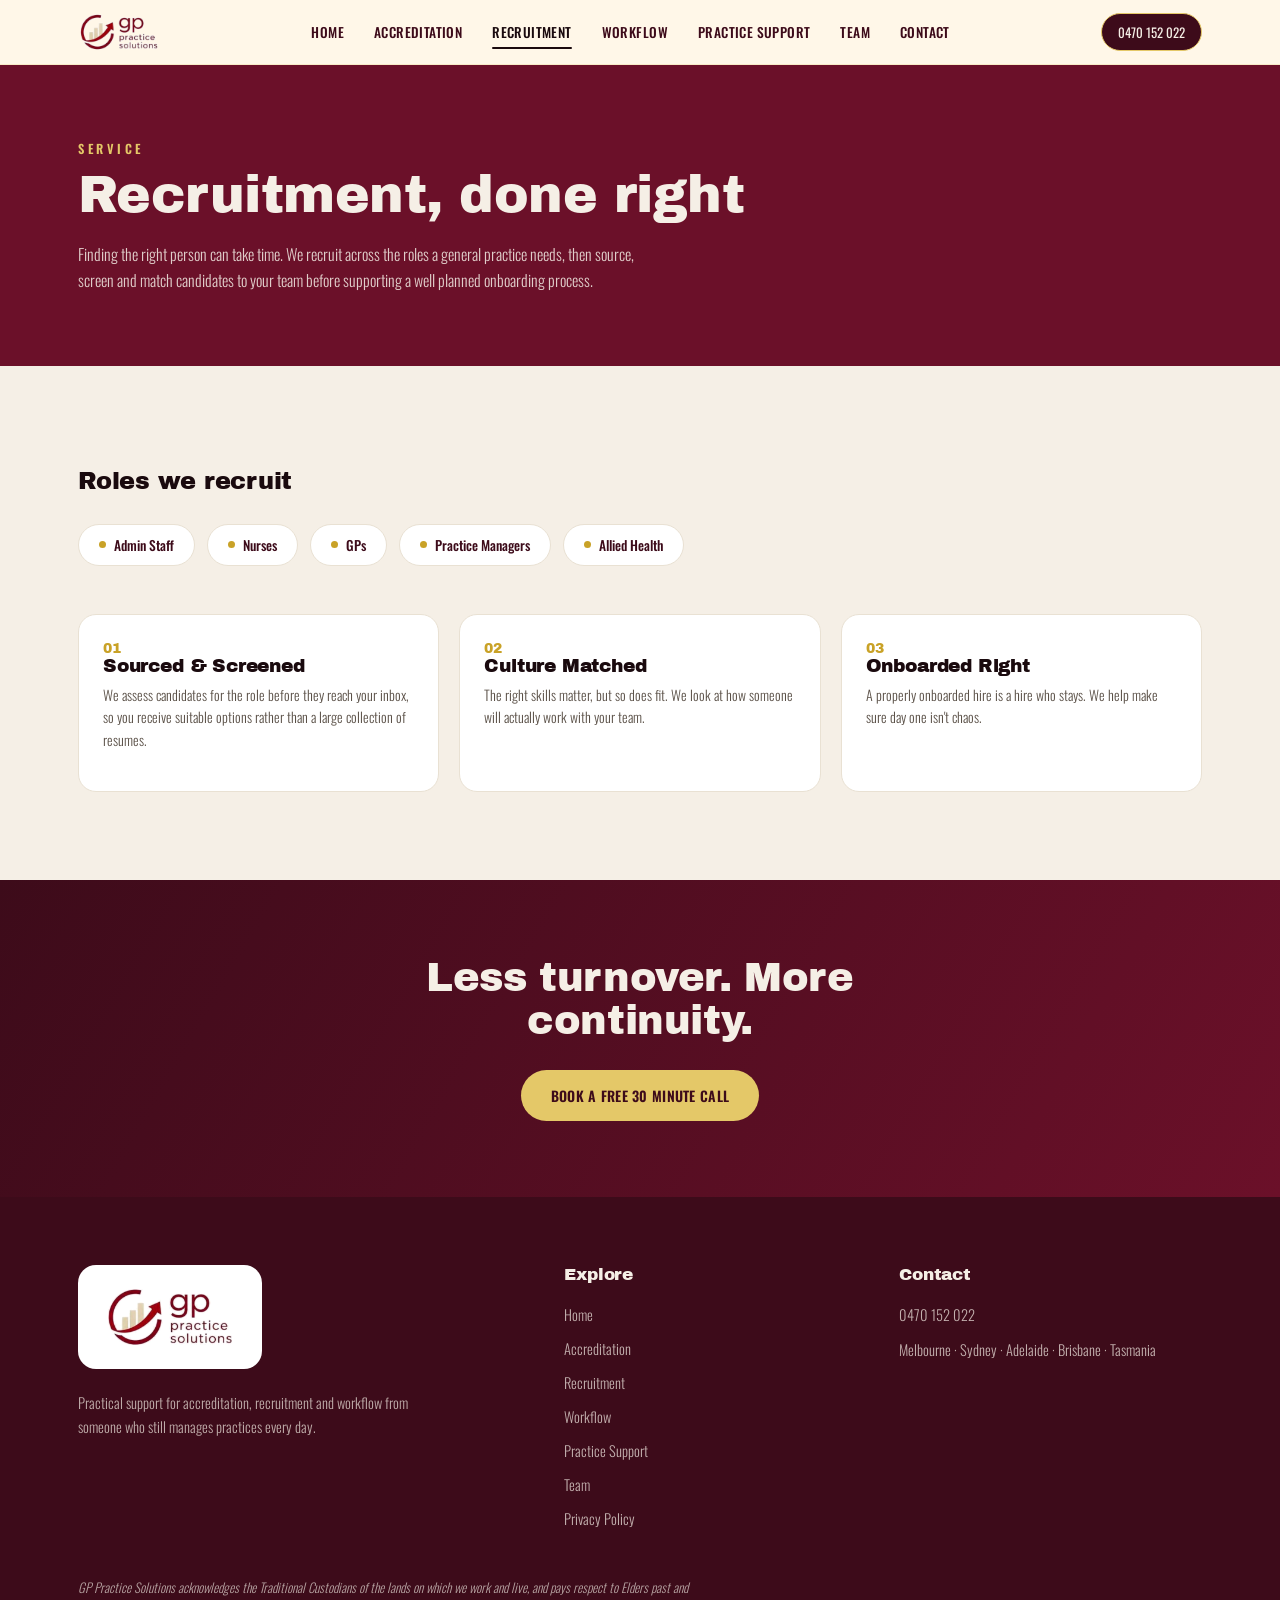
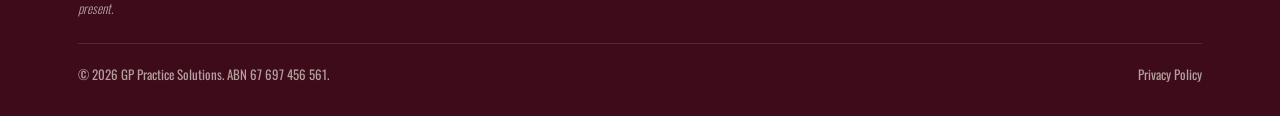
<file: recruitment.html>
<!DOCTYPE html>
<html lang="en-AU">
<head>
<meta charset="UTF-8">
<meta name="viewport" content="width=device-width, initial-scale=1">
<title>Recruitment for General Practice | GP Practice Solutions</title>
<meta name="description" content="We recruit administration staff, nurses, GPs, practice managers and allied health professionals for general practice. Candidates are sourced, screened, matched to your team and supported through onboarding.">
<link rel="canonical" href="https://gppracticesolutions.com.au/recruitment.html">
<meta name="robots" content="index, follow">

<meta property="og:type" content="website">
<meta property="og:title" content="Recruitment for General Practice | GP Practice Solutions">
<meta property="og:description" content="Administration staff, nurses, GPs, practice managers and allied health professionals, sourced, screened and matched to your team.">
<meta property="og:url" content="https://gppracticesolutions.com.au/recruitment.html">
<meta property="og:image" content="https://gppracticesolutions.com.au/images/logo.png">
<meta property="og:locale" content="en_AU">
<meta name="twitter:card" content="summary">

<link rel="icon" href="logo.png" type="image/png">
<link rel="preconnect" href="https://fonts.googleapis.com">
<link rel="preconnect" href="https://fonts.gstatic.com" crossorigin>
<link href="https://fonts.googleapis.com/css2?family=Archivo+Black&family=Oswald:wght@300;400;500;600;700&display=swap" rel="stylesheet">
<link rel="stylesheet" href="style.css">

<script type="application/ld+json">
{
  "@context": "https://schema.org",
  "@type": "Service",
  "serviceType": "General Practice Recruitment",
  "provider": { "@type": "ProfessionalService", "name": "GP Practice Solutions" },
  "areaServed": ["Melbourne", "Sydney", "Adelaide", "Brisbane", "Tasmania"],
  "description": "Recruitment of admin staff, nurses, GPs, practice managers and allied health for general practice."
}
</script>
</head>
<body data-page="recruitment">

<div id="pageLoader" aria-hidden="true">
  <img src="logo.png" alt="" width="96" height="47">
  <div class="loader-bar"></div>
</div>

<div id="siteHeader"></div>

<main>
  <div class="detail-hero">
    <div class="wrap">
      <div class="eyebrow">Service</div>
      <h1>Recruitment, done right</h1>
      <p>Finding the right person can take time. We recruit across the roles a general practice needs, then source, screen and match candidates to your team before supporting a well planned onboarding process.</p>
    </div>
  </div>

  <section>
    <div class="wrap">
      <div class="section-head" style="margin-bottom:8px;">
        <h2 style="font-size:24px;">Roles we recruit</h2>
      </div>
      <div class="role-chip-row reveal">
        <span class="role-chip"><span class="dot"></span>Admin Staff</span>
        <span class="role-chip"><span class="dot"></span>Nurses</span>
        <span class="role-chip"><span class="dot"></span>GPs</span>
        <span class="role-chip"><span class="dot"></span>Practice Managers</span>
        <span class="role-chip"><span class="dot"></span>Allied Health</span>
      </div>

      <div class="feature-grid" style="margin-top:48px;">
        <div class="feature-card reveal">
          <div class="num">01</div>
          <h3>Sourced &amp; Screened</h3>
          <p>We assess candidates for the role before they reach your inbox, so you receive suitable options rather than a large collection of resumes.</p>
        </div>
        <div class="feature-card reveal">
          <div class="num">02</div>
          <h3>Culture Matched</h3>
          <p>The right skills matter, but so does fit. We look at how someone will actually work with your team.</p>
        </div>
        <div class="feature-card reveal">
          <div class="num">03</div>
          <h3>Onboarded Right</h3>
          <p>A properly onboarded hire is a hire who stays. We help make sure day one isn't chaos.</p>
        </div>
      </div>
    </div>
  </section>

  <div class="cta-band">
    <div class="wrap">
      <h2 class="reveal">Less turnover. More continuity.</h2>
      <a class="btn btn-primary reveal" href="contact.html">Book a free 30 minute call</a>
    </div>
  </div>
</main>

<div id="siteFooter"></div>

<script src="include.js"></script>
<script src="main.js"></script>
</body>
</html>
</file>
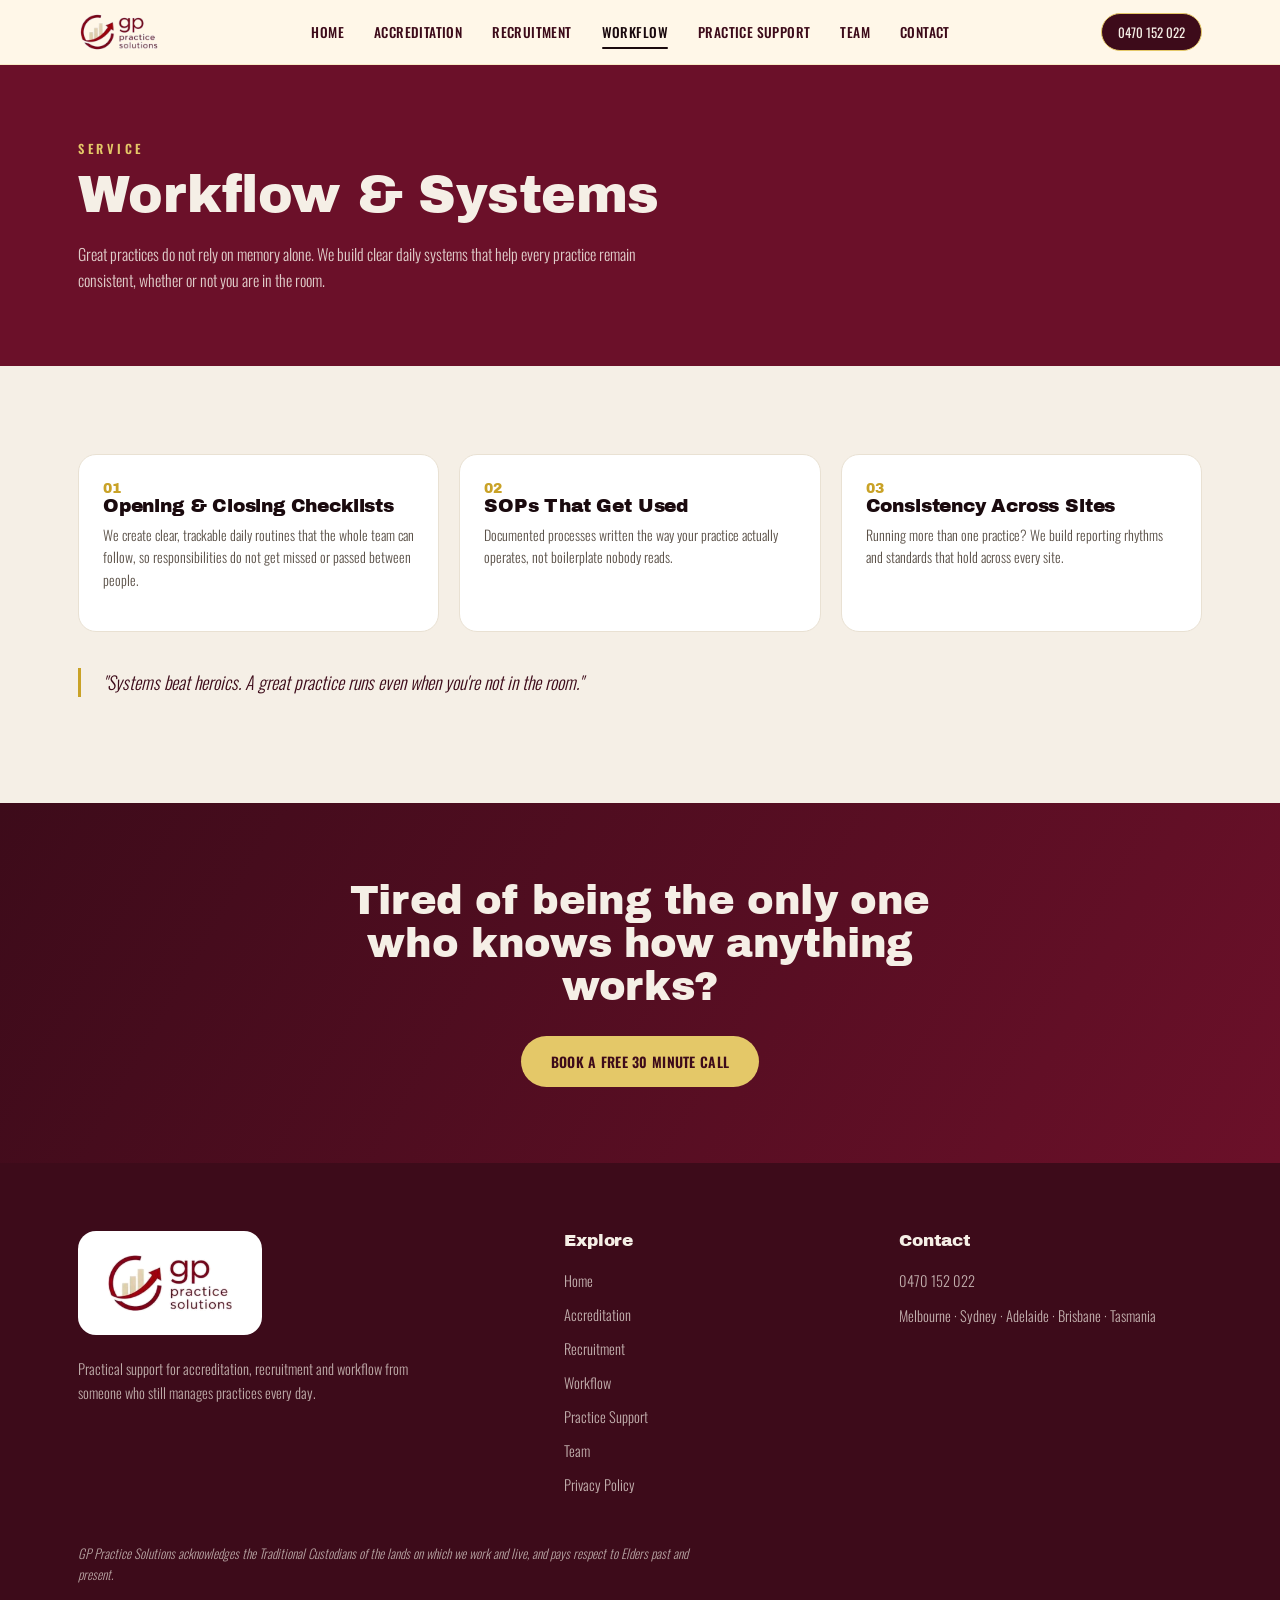
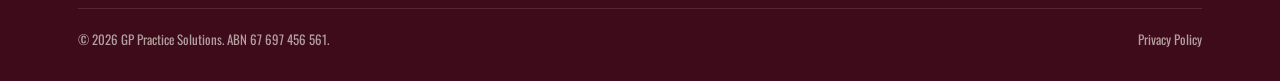
<file: workflow.html>
<!DOCTYPE html>
<html lang="en-AU">
<head>
<meta charset="UTF-8">
<meta name="viewport" content="width=device-width, initial-scale=1">
<title>Workflow &amp; Systems for General Practice | GP Practice Solutions</title>
<meta name="description" content="Opening and closing checklists, standard operating procedures and reporting routines that help every practice run consistently, whether or not you are in the room.">
<link rel="canonical" href="https://gppracticesolutions.com.au/workflow.html">
<meta name="robots" content="index, follow">

<meta property="og:type" content="website">
<meta property="og:title" content="Workflow &amp; Systems for General Practice | GP Practice Solutions">
<meta property="og:description" content="Checklists, SOPs, and reporting rhythms that keep every practice running consistently.">
<meta property="og:url" content="https://gppracticesolutions.com.au/workflow.html">
<meta property="og:image" content="https://gppracticesolutions.com.au/images/logo.png">
<meta property="og:locale" content="en_AU">
<meta name="twitter:card" content="summary">

<link rel="icon" href="logo.png" type="image/png">
<link rel="preconnect" href="https://fonts.googleapis.com">
<link rel="preconnect" href="https://fonts.gstatic.com" crossorigin>
<link href="https://fonts.googleapis.com/css2?family=Archivo+Black&family=Oswald:wght@300;400;500;600;700&display=swap" rel="stylesheet">
<link rel="stylesheet" href="style.css">

<script type="application/ld+json">
{
  "@context": "https://schema.org",
  "@type": "Service",
  "serviceType": "General Practice Workflow &amp; Systems Design",
  "provider": { "@type": "ProfessionalService", "name": "GP Practice Solutions" },
  "areaServed": ["Melbourne", "Sydney", "Adelaide", "Brisbane", "Tasmania"],
  "description": "Checklists, SOPs, and reporting rhythms for consistent general practice operations."
}
</script>
</head>
<body data-page="workflow">

<div id="pageLoader" aria-hidden="true">
  <img src="logo.png" alt="" width="96" height="47">
  <div class="loader-bar"></div>
</div>

<div id="siteHeader"></div>

<main>
  <div class="detail-hero">
    <div class="wrap">
      <div class="eyebrow">Service</div>
      <h1>Workflow &amp; Systems</h1>
      <p>Great practices do not rely on memory alone. We build clear daily systems that help every practice remain consistent, whether or not you are in the room.</p>
    </div>
  </div>

  <section>
    <div class="wrap">
      <div class="feature-grid">
        <div class="feature-card reveal">
          <div class="num">01</div>
          <h3>Opening &amp; Closing Checklists</h3>
          <p>We create clear, trackable daily routines that the whole team can follow, so responsibilities do not get missed or passed between people.</p>
        </div>
        <div class="feature-card reveal">
          <div class="num">02</div>
          <h3>SOPs That Get Used</h3>
          <p>Documented processes written the way your practice actually operates, not boilerplate nobody reads.</p>
        </div>
        <div class="feature-card reveal">
          <div class="num">03</div>
          <h3>Consistency Across Sites</h3>
          <p>Running more than one practice? We build reporting rhythms and standards that hold across every site.</p>
        </div>
      </div>
      <div class="quote-block reveal">
        <p>"Systems beat heroics. A great practice runs even when you're not in the room."</p>
      </div>
    </div>
  </section>

  <div class="cta-band">
    <div class="wrap">
      <h2 class="reveal">Tired of being the only one who knows how anything works?</h2>
      <a class="btn btn-primary reveal" href="contact.html">Book a free 30 minute call</a>
    </div>
  </div>
</main>

<div id="siteFooter"></div>

<script src="include.js"></script>
<script src="main.js"></script>
</body>
</html>
</file>
<file: style.css>
/* =======================================================
   GP Practice Solutions — Shared Stylesheet
   ======================================================= */

:root {
  --burgundy-deep: #3d0b1a;
  --burgundy: #6b1029;
  --burgundy-light: #8c3b4d;
  --burgundy-dark: #3d0b1a;
  --gold: #c9a227;
  --gold-soft: #e4c868;
  --cream: #f5efe6;
  --cream-dim: #e9e1d3;
  --soft-cream: rgba(245, 239, 230, 0.85);
  --ink: #1a0a0e;
  --muted: #5b5148;
  --radius: 20px;
  --shadow: 0 24px 48px -24px rgba(61, 11, 26, 0.28);
  --max: 1180px;
}

* {
  box-sizing: border-box;
}
html {
  scroll-behavior: smooth;
}
body {
  margin: 0;
  background: var(--cream);
  color: var(--ink);
  font-family: "Oswald", sans-serif;
  font-weight: 400;
  -webkit-font-smoothing: antialiased;
}
h1,
h2,
h3,
.display {
  font-family: "Archivo Black", sans-serif;
  font-weight: 400;
  letter-spacing: -0.01em;
  margin: 0;
}
a {
  color: inherit;
  text-decoration: none;
}
img {
  max-width: 100%;
  display: block;
}
.wrap {
  max-width: var(--max);
  margin: 0 auto;
  padding: 0 28px;
}
::selection {
  background: var(--gold-soft);
  color: var(--ink);
}

:focus-visible {
  outline: 3px solid var(--gold);
  outline-offset: 3px;
}

/* ---------- PAGE LOADER ---------- */
#pageLoader {
  position: fixed;
  inset: 0;
  z-index: 9999;
  background: var(--burgundy-deep);
  display: flex;
  align-items: center;
  justify-content: center;
  flex-direction: column;
  gap: 18px;
  transition:
    opacity 0.5s ease,
    visibility 0.5s ease;
}
#pageLoader.loaded {
  opacity: 0;
  visibility: hidden;
  pointer-events: none;
}
#pageLoader img {
  width: 96px;
  height: auto;
  animation: loaderPulse 1.4s ease-in-out infinite;
}
.loader-bar {
  width: 140px;
  height: 3px;
  border-radius: 999px;
  background: rgba(228, 200, 104, 0.2);
  overflow: hidden;
}
.loader-bar::after {
  content: "";
  display: block;
  width: 40%;
  height: 100%;
  background: var(--gold-soft);
  border-radius: 999px;
  animation: loaderSlide 1.1s ease-in-out infinite;
}
@keyframes loaderPulse {
  0%,
  100% {
    transform: scale(1);
    opacity: 1;
  }
  50% {
    transform: scale(0.94);
    opacity: 0.75;
  }
}
@keyframes loaderSlide {
  0% {
    transform: translateX(-100%);
  }
  100% {
    transform: translateX(350%);
  }
}
@media (prefers-reduced-motion: reduce) {
  #pageLoader img,
  .loader-bar::after {
    animation: none;
  }
}

/* ---------- NAV ---------- */
header.site-nav {
  position: sticky;
  top: 0;
  z-index: 100;
  background: rgba(255, 247, 232, 0.95);
  border-bottom: 1px solid rgba(228, 200, 104, 0.25);
  backdrop-filter: blur(6px);
}
.nav-inner {
  max-width: var(--max);
  margin: 0 auto;
  padding: 12px 28px;
  display: flex;
  align-items: center;
  justify-content: space-between;
  gap: 24px;
}
.brand {
  display: flex;
  align-items: center;
  gap: 10px;
  font-family: "Archivo Black", sans-serif;
  color: var(--ink);
  font-size: 15px;
  letter-spacing: 0.02em;
}
.brand img {
  height: 40px;
  width: auto;
}
.brand .sub {
  color: var(--burgundy);
}

nav.tabs {
  display: flex;
  gap: 2px;
  flex-wrap: wrap;
}
nav.tabs a {
  background: none;
  border: none;
  cursor: pointer;
  font-family: "Oswald", sans-serif;
  font-weight: 500;
  font-size: 13.5px;
  letter-spacing: 0.03em;
  text-transform: uppercase;
  color: var(--burgundy-dark);
  padding: 10px 14px;
  position: relative;
  transition: color 0.2s ease;
  display: inline-block;
}
nav.tabs a:hover {
  color: var(--gold);
}
nav.tabs a.active {
  color: var(--ink);
}
nav.tabs a.active::after {
  content: "";
  position: absolute;
  left: 14px;
  right: 14px;
  bottom: 3px;
  height: 2px;
  background: var(--ink);
  border-radius: 2px;
}
.nav-phone {
  font-size: 13px;
  color: var(--cream);
  white-space: nowrap;
  border: 1px solid var(--gold-soft);
  background: var(--burgundy-deep);
  padding: 8px 16px;
  border-radius: 999px;
  display: none;
}
.nav-phone:hover {
  border-color: var(--gold-soft);
  color: var(--gold-soft);
}
.nav-toggle {
  display: none;
}

@media (min-width: 860px) {
  .nav-phone {
    display: inline-block;
  }
}
@media (max-width: 859px) {
  nav.tabs {
    display: none;
    position: absolute;
    top: 100%;
    left: 0;
    right: 0;
    background: var(--burgundy-deep);
    flex-direction: column;
    padding: 6px 28px 16px;
    border-bottom: 1px solid rgba(228, 200, 104, 0.25);
  }
  nav.tabs.open {
    display: flex;
  }
  nav.tabs a {
    text-align: left;
    padding: 12px 4px;
    color: rgba(245, 239, 230, 0.75);
  }
  nav.tabs a.active {
    color: var(--gold-soft);
  }
  nav.tabs a.active::after {
    bottom: 0;
    left: 0;
    right: auto;
    width: 26px;
    background: var(--gold-soft);
  }
  .nav-toggle {
    display: inline-flex;
    flex-direction: column;
    gap: 5px;
    background: none;
    border: none;
    cursor: pointer;
    padding: 8px;
  }
  .nav-toggle span {
    width: 22px;
    height: 2px;
    background: var(--ink);
    border-radius: 2px;
  }
}

/* ---------- HERO / AMBIENT CANVAS ---------- */
.hero {
  position: relative;
  overflow: hidden;
  background: linear-gradient(
    150deg,
    var(--burgundy-deep) 0%,
    var(--burgundy) 55%,
    var(--burgundy-light) 100%
  );
  color: var(--cream);
  padding: 96px 0 84px;
}
#particles {
  position: absolute;
  inset: 0;
  width: 100%;
  height: 100%;
}
.hero-inner {
  position: relative;
  z-index: 2;
  max-width: var(--max);
  margin: 0 auto;
  padding: 0 28px;
}
.eyebrow {
  font-size: 12.5px;
  letter-spacing: 0.28em;
  text-transform: uppercase;
  color: var(--gold-soft);
  font-weight: 600;
  margin-bottom: 18px;
  opacity: 0;
  transform: translateY(10px);
  animation: riseIn 0.7s ease forwards;
  animation-delay: 0.1s;
}
.hero h1 {
  font-size: clamp(38px, 6.4vw, 78px);
  line-height: 1.02;
  max-width: 820px;
}
.hero h1 .line {
  display: block;
  overflow: hidden;
}
.hero h1 .line span {
  display: inline-block;
  opacity: 0;
  transform: translateY(100%);
  animation: riseIn 0.75s cubic-bezier(0.2, 0.8, 0.2, 1) forwards;
}
.hero h1 .line:nth-child(1) span {
  animation-delay: 0.22s;
}
.hero h1 .line:nth-child(2) span {
  animation-delay: 0.36s;
}
@keyframes riseIn {
  to {
    opacity: 1;
    transform: translateY(0);
  }
}

.hero p.sub {
  margin-top: 24px;
  max-width: 600px;
  font-size: 19px;
  line-height: 1.6;
  color: var(--soft-cream);
  font-weight: 300;
  opacity: 0;
  animation: riseIn 0.7s ease forwards;
  animation-delay: 0.5s;
}
.hero-ctas {
  margin-top: 34px;
  display: flex;
  gap: 16px;
  flex-wrap: wrap;
  opacity: 0;
  animation: riseIn 0.7s ease forwards;
  animation-delay: 0.65s;
}
.btn {
  font-family: "Oswald", sans-serif;
  font-weight: 600;
  font-size: 14px;
  letter-spacing: 0.02em;
  text-transform: uppercase;
  padding: 15px 30px;
  border-radius: 999px;
  cursor: pointer;
  border: none;
  transition:
    transform 0.2s ease,
    box-shadow 0.2s ease;
  display: inline-flex;
  align-items: center;
  gap: 8px;
}
.btn-primary {
  background: var(--gold-soft);
  color: var(--burgundy-deep);
}
.btn-primary:hover {
  transform: translateY(-2px);
  box-shadow: 0 10px 24px -8px rgba(201, 162, 39, 0.55);
}
.btn-ghost {
  background: transparent;
  color: var(--cream);
  border: 1px solid rgba(245, 239, 230, 0.4);
}
.btn-ghost:hover {
  border-color: var(--gold-soft);
  color: var(--gold-soft);
}

/* ---------- JOURNEY (home signature element) ---------- */
.journey {
  margin-top: 80px;
  opacity: 0;
  animation: riseIn 0.9s ease forwards;
  animation-delay: 0.85s;
}
.journey-track {
  display: grid;
  grid-template-columns: 1fr 1fr 1fr;
  gap: 0;
  position: relative;
}
.journey-line {
  position: absolute;
  top: 22px;
  left: calc(0.6%);
  right: calc(10.6%);
  height: 2px;
  background: rgba(228, 200, 104, 0.25);
}
.journey-line-fill {
  position: absolute;
  top: 0;
  left: 0;
  height: 100%;
  width: 0%;
  background: var(--gold-soft);
  transition: width 1.6s cubic-bezier(0.2, 0.7, 0.2, 1);
}
.journey-node {
  position: relative;
  padding-top: 0;
  text-align: left;
}
.journey-dot {
  width: 44px;
  height: 44px;
  border-radius: 50%;
  background: var(--burgundy-deep);
  border: 2px solid var(--gold-soft);
  display: flex;
  align-items: center;
  justify-content: center;
  font-family: "Archivo Black", sans-serif;
  color: var(--gold-soft);
  font-size: 15px;
  position: relative;
  z-index: 2;
}
.journey-node h3 {
  margin-top: 16px;
  font-size: 17px;
  color: var(--cream);
}
.journey-node p {
  margin-top: 6px;
  font-size: 17px;
  color: var(--gold-soft);
  max-width: 250px;
  line-height: 1.5;
  font-weight: 300;
}

@media (max-width: 700px) {
  .journey-track {
    grid-template-columns: 1fr;
    gap: 28px;
  }
  .journey-line {
    display: none;
  }
}

/* ---------- SECTION SCAFFOLDING ---------- */
section {
  padding: 88px 0;
}
.section-head {
  max-width: 640px;
  margin-bottom: 52px;
}
.section-head .eyebrow {
  color: var(--burgundy);
  opacity: 1;
  animation: none;
}
.section-head h2 {
  font-size: clamp(28px, 4vw, 44px);
  color: var(--ink);
  margin-top: 14px;
}
.section-head p {
  margin-top: 16px;
  font-size: 16px;
  line-height: 1.65;
  color: #4a4038;
  font-weight: 300;
}

.reveal {
  opacity: 0;
  transform: translateY(28px);
  transition:
    opacity 0.7s ease,
    transform 0.7s ease;
}
.reveal.in {
  opacity: 1;
  transform: translateY(0);
}

/* ---------- PILLARS ---------- */
.pillars {
  display: grid;
  grid-template-columns: repeat(3, 1fr);
  gap: 22px;
}
.pillar-card {
  background: #fff;
  border: 1px solid #e9e1d3;
  border-radius: 20px;
  padding: 32px 28px;
  transition:
    transform 0.25s ease,
    box-shadow 0.25s ease,
    border-color 0.25s ease;
}
.pillar-card:hover {
  transform: translateY(-6px);
  box-shadow: 0 24px 48px -24px rgba(61, 11, 26, 0.28);
  border-color: var(--gold-soft);
}
.pillar-icon {
  width: 52px;
  height: 52px;
  margin-bottom: 20px;
}
.pillar-card h3 {
  font-size: 20px;
  color: var(--burgundy-deep);
}
.pillar-card p {
  margin-top: 10px;
  font-size: 14.5px;
  line-height: 1.6;
  color: #5b5148;
  font-weight: 300;
}
.pillar-card .go {
  margin-top: 18px;
  font-size: 12.5px;
  text-transform: uppercase;
  letter-spacing: 0.08em;
  color: var(--burgundy);
  font-weight: 600;
  cursor: pointer;
  display: inline-flex;
  align-items: center;
  gap: 6px;
}
.pillar-card .go:hover {
  color: var(--gold);
}

@media (max-width: 820px) {
  .pillars {
    grid-template-columns: 1fr;
  }
}

/* ---------- CREDENTIAL RIBBON ---------- */
.ribbon {
  background: var(--burgundy-deep);
  color: var(--cream);
  padding: 34px 0;
}
.ribbon-inner {
  display: flex;
  flex-wrap: wrap;
  gap: 14px 34px;
  align-items: center;
  justify-content: center;
  font-size: 13px;
  letter-spacing: 0.03em;
  text-transform: uppercase;
  font-weight: 500;
}
.ribbon-inner span {
  color: var(--gold-soft);
}
.ribbon-dot {
  opacity: 0.35;
}

/* ---------- STATS ---------- */
.stats {
  display: grid;
  grid-template-columns: repeat(3, 1fr);
  gap: 24px;
  text-align: left;
}
.stat-num {
  font-family: "Archivo Black", sans-serif;
  font-size: clamp(38px, 5vw, 58px);
  color: var(--burgundy-deep);
}
.stat-label {
  margin-top: 8px;
  font-size: 13.5px;
  color: #5b5148;
  text-transform: uppercase;
  letter-spacing: 0.05em;
}
@media (max-width: 700px) {
  .stats {
    grid-template-columns: 1fr;
  }
}

/* ---------- DETAIL PANELS (service page content) ---------- */
.detail-hero {
  background: var(--burgundy);
  color: var(--cream);
  padding: 64px 0 56px;
}
.detail-hero .eyebrow {
  opacity: 1;
  animation: none;
}
.detail-hero h1 {
  font-size: clamp(30px, 4.5vw, 52px);
  margin-top: 14px;
  max-width: 680px;
}
.detail-hero p {
  margin-top: 18px;
  max-width: 560px;
  font-size: 16px;
  line-height: 1.65;
  color: rgba(245, 239, 230, 0.85);
  font-weight: 300;
}

.feature-grid {
  display: grid;
  grid-template-columns: repeat(3, 1fr);
  gap: 20px;
}
.feature-card {
  background: #fff;
  border: 1px solid #e9e1d3;
  border-radius: 18px;
  padding: 26px 24px;
}
.feature-card .num {
  font-family: "Archivo Black", sans-serif;
  color: var(--gold);
  font-size: 14px;
}
.feature-card h4 {
  font-family: "Archivo Black", sans-serif;
  font-size: 17px;
  margin-top: 10px;
  color: var(--burgundy-deep);
}
.feature-card p {
  margin-top: 8px;
  font-size: 14px;
  line-height: 1.6;
  color: #5b5148;
  font-weight: 300;
}
@media (max-width: 820px) {
  .feature-grid {
    grid-template-columns: 1fr;
  }
}

.role-chip-row {
  display: flex;
  flex-wrap: wrap;
  gap: 12px;
  margin-top: 30px;
}
.role-chip {
  background: #fff;
  border: 1px solid #e9e1d3;
  border-radius: 999px;
  padding: 10px 20px;
  font-size: 13.5px;
  font-weight: 500;
  color: var(--burgundy-deep);
  display: flex;
  align-items: center;
  gap: 8px;
}
.role-chip .dot {
  width: 7px;
  height: 7px;
  border-radius: 50%;
  background: var(--gold);
}

.quote-block {
  border-left: 3px solid var(--gold);
  padding-left: 22px;
  margin-top: 36px;
  max-width: 620px;
}
.quote-block p {
  font-size: 18px;
  line-height: 1.6;
  color: var(--burgundy-deep);
  font-style: italic;
  font-weight: 300;
}

/* ---------- TEAM ---------- */
.about-grid {
  display: grid;
  grid-template-columns: 280px 1fr;
  gap: 56px;
  align-items: start;
}
.about-photo {
  width: 100%;
  aspect-ratio: 1;
  border-radius: 24px;
  background: linear-gradient(
    150deg,
    var(--burgundy-deep),
    var(--burgundy-light)
  );
  display: flex;
  align-items: center;
  justify-content: center;
}
.about-photo img {
  width: 60%;
}
.credential-list {
  margin-top: 26px;
  display: flex;
  flex-direction: column;
  gap: 12px;
  padding: 0;
}
.credential-list li {
  list-style: none;
  display: flex;
  gap: 12px;
  align-items: flex-start;
  font-size: 14.5px;
  color: #4a4038;
  line-height: 1.5;
  font-weight: 300;
}
.credential-list li::before {
  content: "";
  flex: none;
  width: 8px;
  height: 8px;
  border-radius: 50%;
  background: var(--gold);
  margin-top: 7px;
}
.credential-list b {
  color: var(--ink);
  font-weight: 500;
}
@media (max-width: 760px) {
  .about-grid {
    grid-template-columns: 1fr;
  }
  .about-photo {
    max-width: 220px;
  }
}

/* ---------- CONTACT ---------- */
.contact-grid {
  display: grid;
  grid-template-columns: 1fr 1fr;
  gap: 56px;
}
.contact-info h2 {
  font-size: 22px;
  color: var(--burgundy-deep);
}
.contact-line {
  margin-top: 18px;
  font-size: 15px;
  color: #4a4038;
}
.contact-line a {
  color: var(--burgundy);
  font-weight: 500;
}
.contact-line a:hover {
  color: var(--gold);
}
.area-chips {
  display: flex;
  flex-wrap: wrap;
  gap: 10px;
  margin-top: 22px;
}
.area-chips span {
  background: var(--cream-dim);
  border-radius: 999px;
  padding: 8px 16px;
  font-size: 13px;
  color: var(--burgundy-deep);
  font-weight: 500;
}
form.contact-form {
  display: flex;
  flex-direction: column;
  gap: 14px;
}
form.contact-form input,
form.contact-form textarea {
  font-family: "Oswald", sans-serif;
  font-size: 14.5px;
  border: 1px solid #d9d0c2;
  border-radius: 12px;
  padding: 14px 16px;
  background: #fff;
  color: var(--ink);
  resize: vertical;
}
form.contact-form input:focus,
form.contact-form textarea:focus {
  outline: none;
  border-color: var(--gold);
}
form.contact-form label {
  font-size: 12.5px;
  text-transform: uppercase;
  letter-spacing: 0.05em;
  color: #5b5148;
  margin-bottom: -8px;
}
@media (max-width: 760px) {
  .contact-grid {
    grid-template-columns: 1fr;
  }
}

/* ---------- CTA BAND ---------- */
.cta-band {
  background: linear-gradient(120deg, var(--burgundy-deep), var(--burgundy));
  color: var(--cream);
  text-align: center;
  padding: 76px 0;
}
.cta-band h2 {
  font-size: clamp(26px, 4vw, 40px);
  max-width: 640px;
  margin: 0 auto;
}
.cta-band .btn-primary {
  margin-top: 28px;
}

/* ---------- FOOTER ---------- */
footer {
  background: var(--burgundy-deep);
  color: rgba(245, 239, 230, 0.65);
  padding: 68px 0 32px;
  font-size: 13px;
}

.footer-grid {
  display: grid;
  grid-template-columns: 1.5fr 1fr 1fr;
  gap: 40px 32px;
}

.footer-brand-col {
  display: flex;
  flex-direction: column;
  align-items: flex-start;
}
.footer-logo-box {
  background: #fff;
  border-radius: 18px;
  padding: 20px 26px;
  display: inline-flex;
  align-items: center;
}
.footer-logo-box img {
  height: 64px;
  width: auto;
}
.footer-tagline {
  margin-top: 22px;
  max-width: 340px;
  font-size: 14.5px;
  line-height: 1.65;
  color: rgba(245, 239, 230, 0.7);
  font-weight: 300;
}

.footer-col h3 {
  font-family: "Archivo Black", sans-serif;
  font-size: 17px;
  color: var(--cream);
  margin-bottom: 20px;
}
.footer-col nav.footer-links {
  display: flex;
  flex-direction: column;
  gap: 13px;
}
.footer-col nav.footer-links a {
  font-size: 14.5px;
  color: rgba(245, 239, 230, 0.72);
  font-weight: 300;
  transition: color 0.2s ease;
}
.footer-col nav.footer-links a:hover {
  color: var(--gold-soft);
}
.footer-contact-list {
  display: flex;
  flex-direction: column;
  gap: 13px;
}
.footer-contact-list a,
.footer-contact-list span {
  font-size: 14.5px;
  color: rgba(245, 239, 230, 0.72);
  font-weight: 300;
  line-height: 1.5;
}
.footer-contact-list a:hover {
  color: var(--gold-soft);
}

@media (max-width: 820px) {
  .footer-grid {
    grid-template-columns: 1fr 1fr;
  }
  .footer-brand-col {
    grid-column: 1 / -1;
  }
}
@media (max-width: 560px) {
  .footer-grid {
    grid-template-columns: 1fr;
  }
}

.footer-ack {
  margin-top: 48px;
  font-style: italic;
  max-width: 640px;
  line-height: 1.6;
  font-weight: 300;
}
.footer-bottom {
  margin-top: 24px;
  border-top: 1px solid rgba(245, 239, 230, 0.12);
  padding-top: 20px;
  display: flex;
  justify-content: space-between;
  flex-wrap: wrap;
  gap: 10px;
}

@media (prefers-reduced-motion: reduce) {
  * {
    animation-duration: 0.01ms !important;
    animation-iteration-count: 1 !important;
    transition-duration: 0.01ms !important;
  }
}

/* ---------- SECTION VARIANT ---------- */
section.alt{
  background: var(--cream-dim);
}

/* ---------- GENERIC GRIDS ---------- */
.grid-2{
  display:grid;
  grid-template-columns:repeat(2,1fr);
  gap:22px;
}
.grid-3{
  display:grid;
  grid-template-columns:repeat(3,1fr);
  gap:22px;
}
@media (max-width:820px){
  .grid-2, .grid-3{ grid-template-columns:1fr; }
}

/* ---------- GENERIC CARD ---------- */
.card{
  background:#fff;
  border:1px solid var(--cream-dim);
  border-radius:var(--radius);
  padding:32px 28px;
}

/* ---------- SERVICE PATH CARDS ---------- */
.service-path{
  position:relative;
  overflow:hidden;
}
.service-path::before{
  content:"";
  position:absolute;
  inset:0 0 auto 0;
  height:5px;
  background:linear-gradient(90deg, var(--burgundy), var(--gold));
}
.card-number{
  display:inline-block;
  font-family:'Archivo Black', sans-serif;
  color:var(--gold);
  font-size:14px;
}
.service-path h3{
  margin-top:14px;
  font-size:20px;
  color:var(--burgundy-deep);
}
.service-path > p{
  margin-top:10px;
  font-size:14.5px;
  line-height:1.6;
  color:var(--muted);
  font-weight:300;
}
.check-list{
  display:grid;
  gap:12px;
  padding:0;
  margin:24px 0 0;
}
.check-list li{
  list-style:none;
  position:relative;
  padding-left:28px;
  color:var(--muted);
  font-size:14px;
  line-height:1.5;
  font-weight:300;
}
.check-list li::before{
  content:"✓";
  position:absolute;
  left:0;
  top:0;
  color:var(--burgundy);
  font-weight:900;
}

/* ---------- SUPPORT STRIP ---------- */
.support-strip{
  display:grid;
  grid-template-columns:repeat(4,1fr);
  gap:16px;
  margin-top:26px;
}
.support-item{
  background:#fff;
  border:1px solid rgba(107,16,41,0.1);
  border-radius:16px;
  padding:22px 20px;
}
.support-item h3{
  font-family:'Archivo Black', sans-serif;
  font-size:16.5px;
  color:var(--burgundy-deep);
  margin-bottom:8px;
}
.support-item p{
  margin:0;
  color:var(--muted);
  font-size:14px;
  line-height:1.55;
  font-weight:300;
}
@media (max-width:980px){
  .support-strip{ grid-template-columns:repeat(2,1fr); }
}
@media (max-width:560px){
  .support-strip{ grid-template-columns:1fr; }
}

/* ---------- PROCESS GRID ---------- */
.process-grid{
  display:grid;
  grid-template-columns:repeat(4,1fr);
  gap:18px;
  counter-reset:step;
}
.process-step{
  background:#fff;
  border-radius:18px;
  padding:26px 24px;
  border:1px solid rgba(107,16,41,0.09);
}
.process-step::before{
  counter-increment:step;
  content:"0" counter(step);
  display:block;
  font-family:'Archivo Black', sans-serif;
  color:var(--burgundy);
  font-weight:900;
  font-size:13px;
  margin-bottom:12px;
}
.process-step h3{
  font-size:18px;
  color:var(--burgundy-deep);
  margin-bottom:8px;
}
.process-step p{
  margin:0;
  color:var(--muted);
  font-size:14px;
  line-height:1.6;
  font-weight:300;
}
@media (max-width:980px){
  .process-grid{ grid-template-columns:repeat(2,1fr); }
}
@media (max-width:560px){
  .process-grid{ grid-template-columns:1fr; }
}

/* ---------- HERO ACTIONS (detail page CTA row) ---------- */
.hero-actions{
  margin-top:26px;
  display:flex;
  gap:16px;
  flex-wrap:wrap;
}

/* ---------- TEAM GRID (photo card layout) ---------- */
.team-grid{
  display:grid;
  grid-template-columns:330px 1fr;
  gap:52px;
  align-items:start;
}
.team-photo{
  background:#fff;
  border-radius:var(--radius);
  padding:24px;
  box-shadow:var(--shadow);
}
.team-photo img{
  width:100%;
  height:auto;
}
@media (max-width:760px){
  .team-grid{ grid-template-columns:1fr; }
  .team-photo{ max-width:280px; margin:0 auto; }
}


/* ---------- PRIVACY POLICY ---------- */
.policy-updated{
  margin-top:16px !important;
  font-size:13px !important;
  color:rgba(245,239,230,0.72) !important;
}
.policy-layout{
  display:grid;
  grid-template-columns:minmax(210px, 260px) minmax(0, 1fr);
  gap:56px;
  align-items:start;
}
.policy-toc{
  position:sticky;
  top:96px;
  background:#fff;
  border:1px solid #e9e1d3;
  border-radius:18px;
  padding:24px;
  display:flex;
  flex-direction:column;
  gap:10px;
}
.policy-toc h2{
  font-size:18px;
  color:var(--burgundy-deep);
  margin-bottom:6px;
}
.policy-toc a{
  font-size:13.5px;
  line-height:1.4;
  color:#5b5148;
}
.policy-toc a:hover{ color:var(--burgundy); }
.policy-content{ max-width:780px; }
.policy-content > section{
  padding:0 0 38px;
  scroll-margin-top:110px;
}
.policy-content h2{
  font-size:24px;
  color:var(--burgundy-deep);
  margin-bottom:14px;
}
.policy-content p,
.policy-content li{
  font-size:15px;
  line-height:1.75;
  color:#4a4038;
  font-weight:300;
}
.policy-content p{ margin:0 0 14px; }
.policy-content ul{ margin:8px 0 16px; padding-left:24px; }
.policy-content li{ margin:7px 0; }
.policy-content a{
  color:var(--burgundy);
  text-decoration:underline;
  text-underline-offset:3px;
}
.privacy-note{
  margin-top:26px;
  max-width:560px;
  font-size:13.5px;
  line-height:1.65;
  color:#5b5148;
}
.privacy-note a{
  color:var(--burgundy);
  font-weight:500;
  text-decoration:underline;
  text-underline-offset:3px;
}
.footer-bottom a:hover{ color:var(--gold-soft); }
@media (max-width:820px){
  .policy-layout{ grid-template-columns:1fr; gap:34px; }
  .policy-toc{ position:static; }
}
</file>
